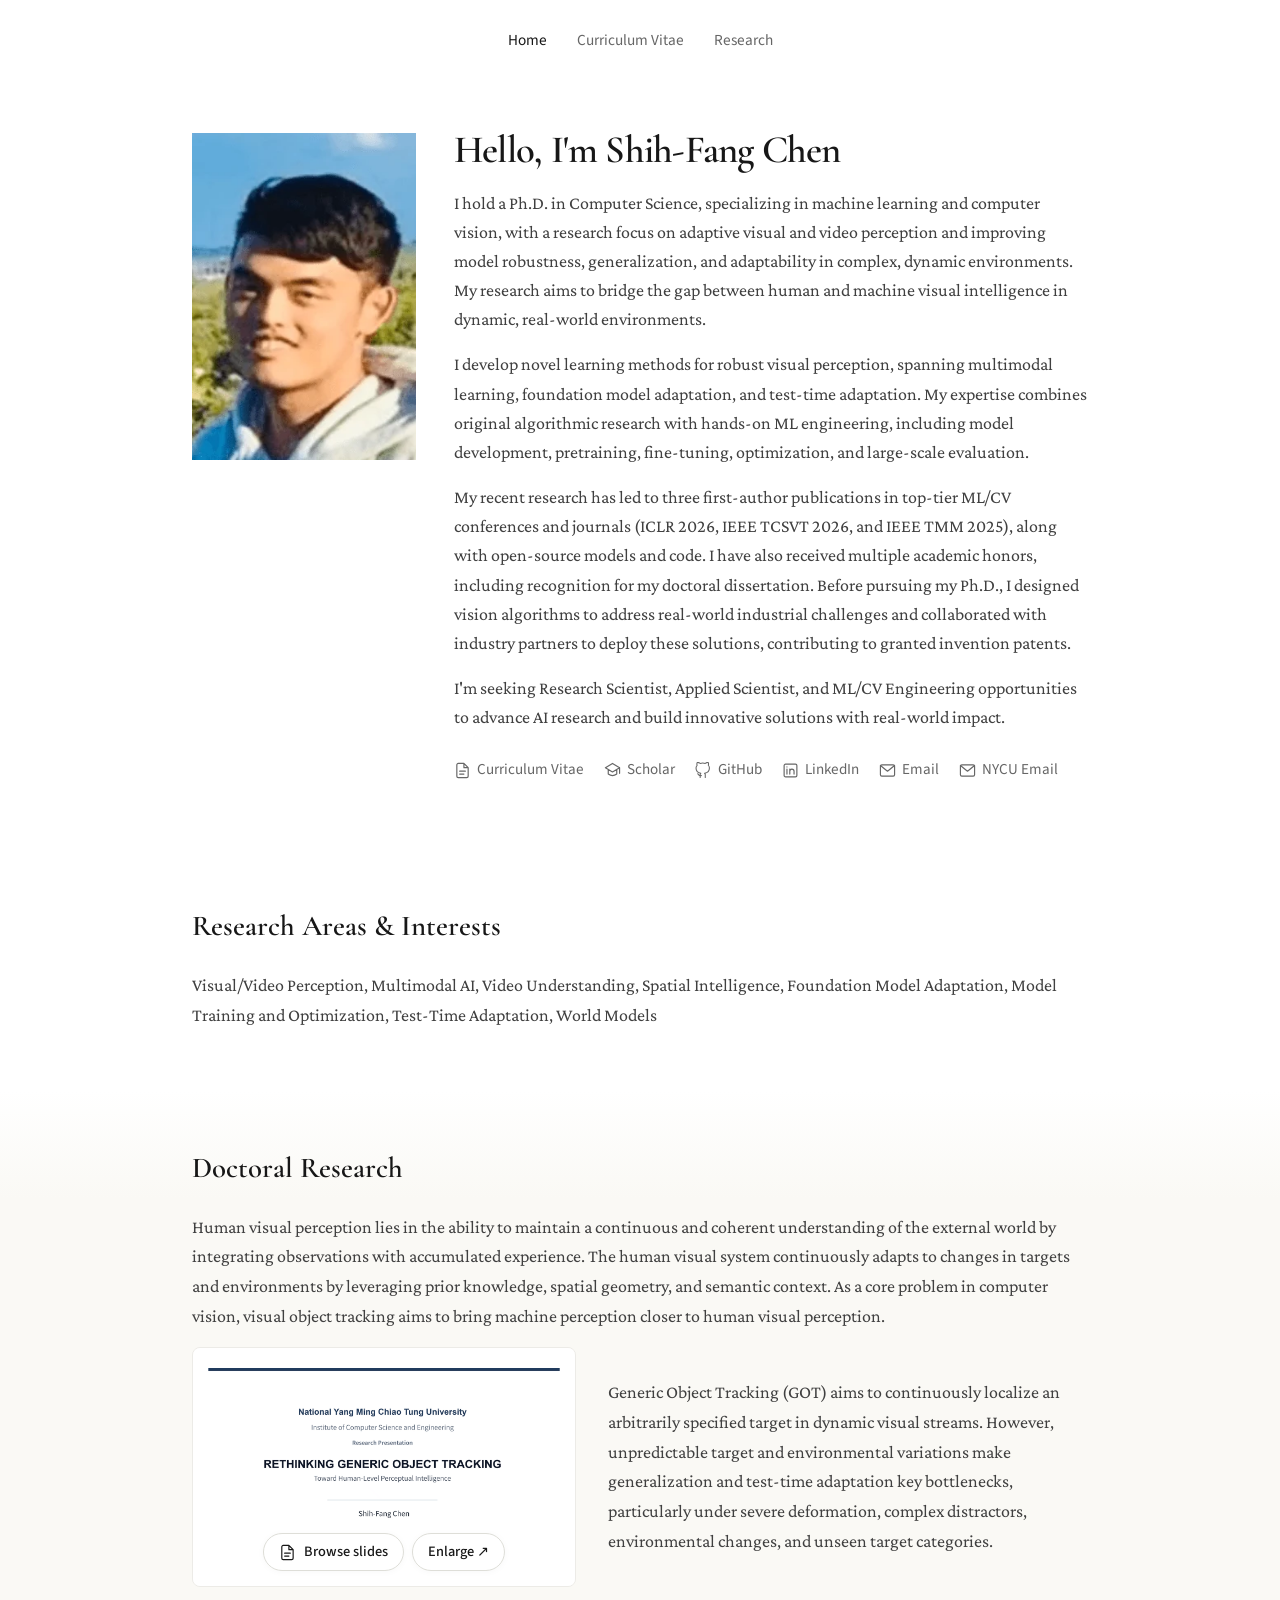
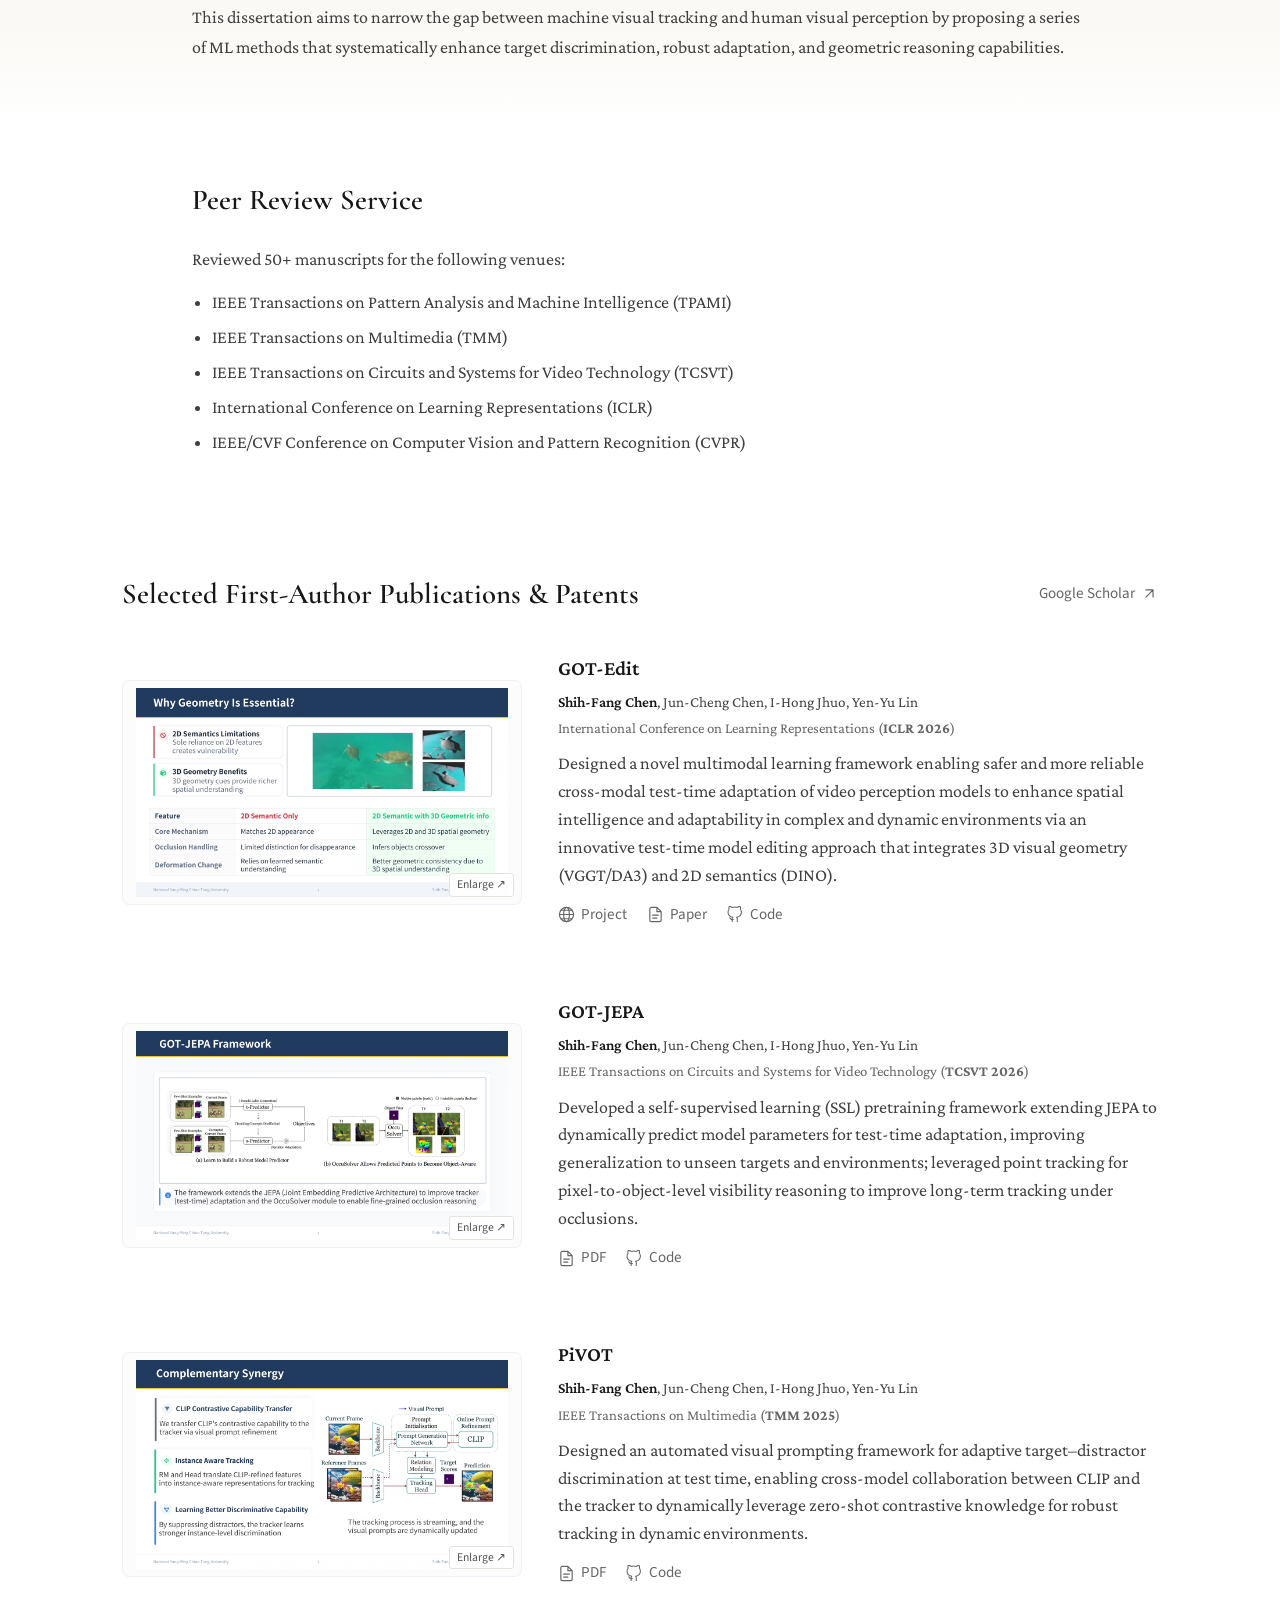
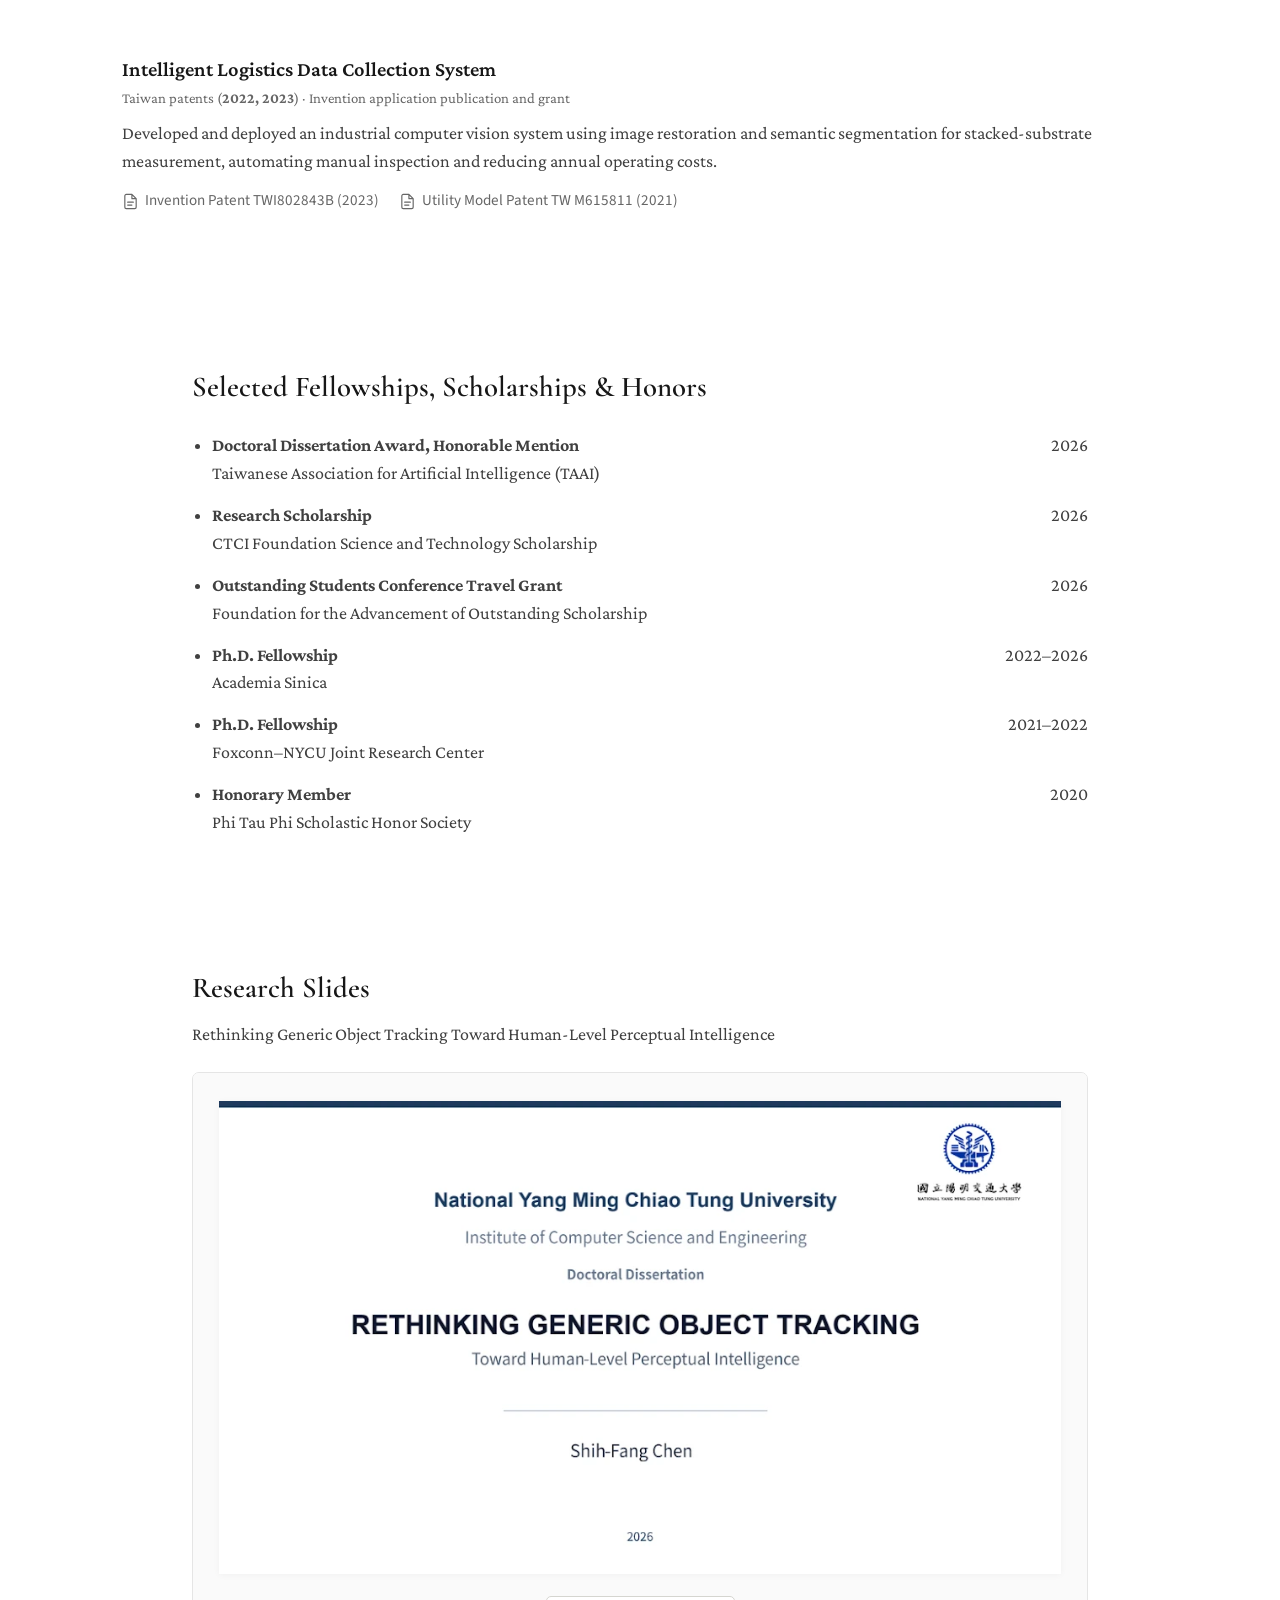
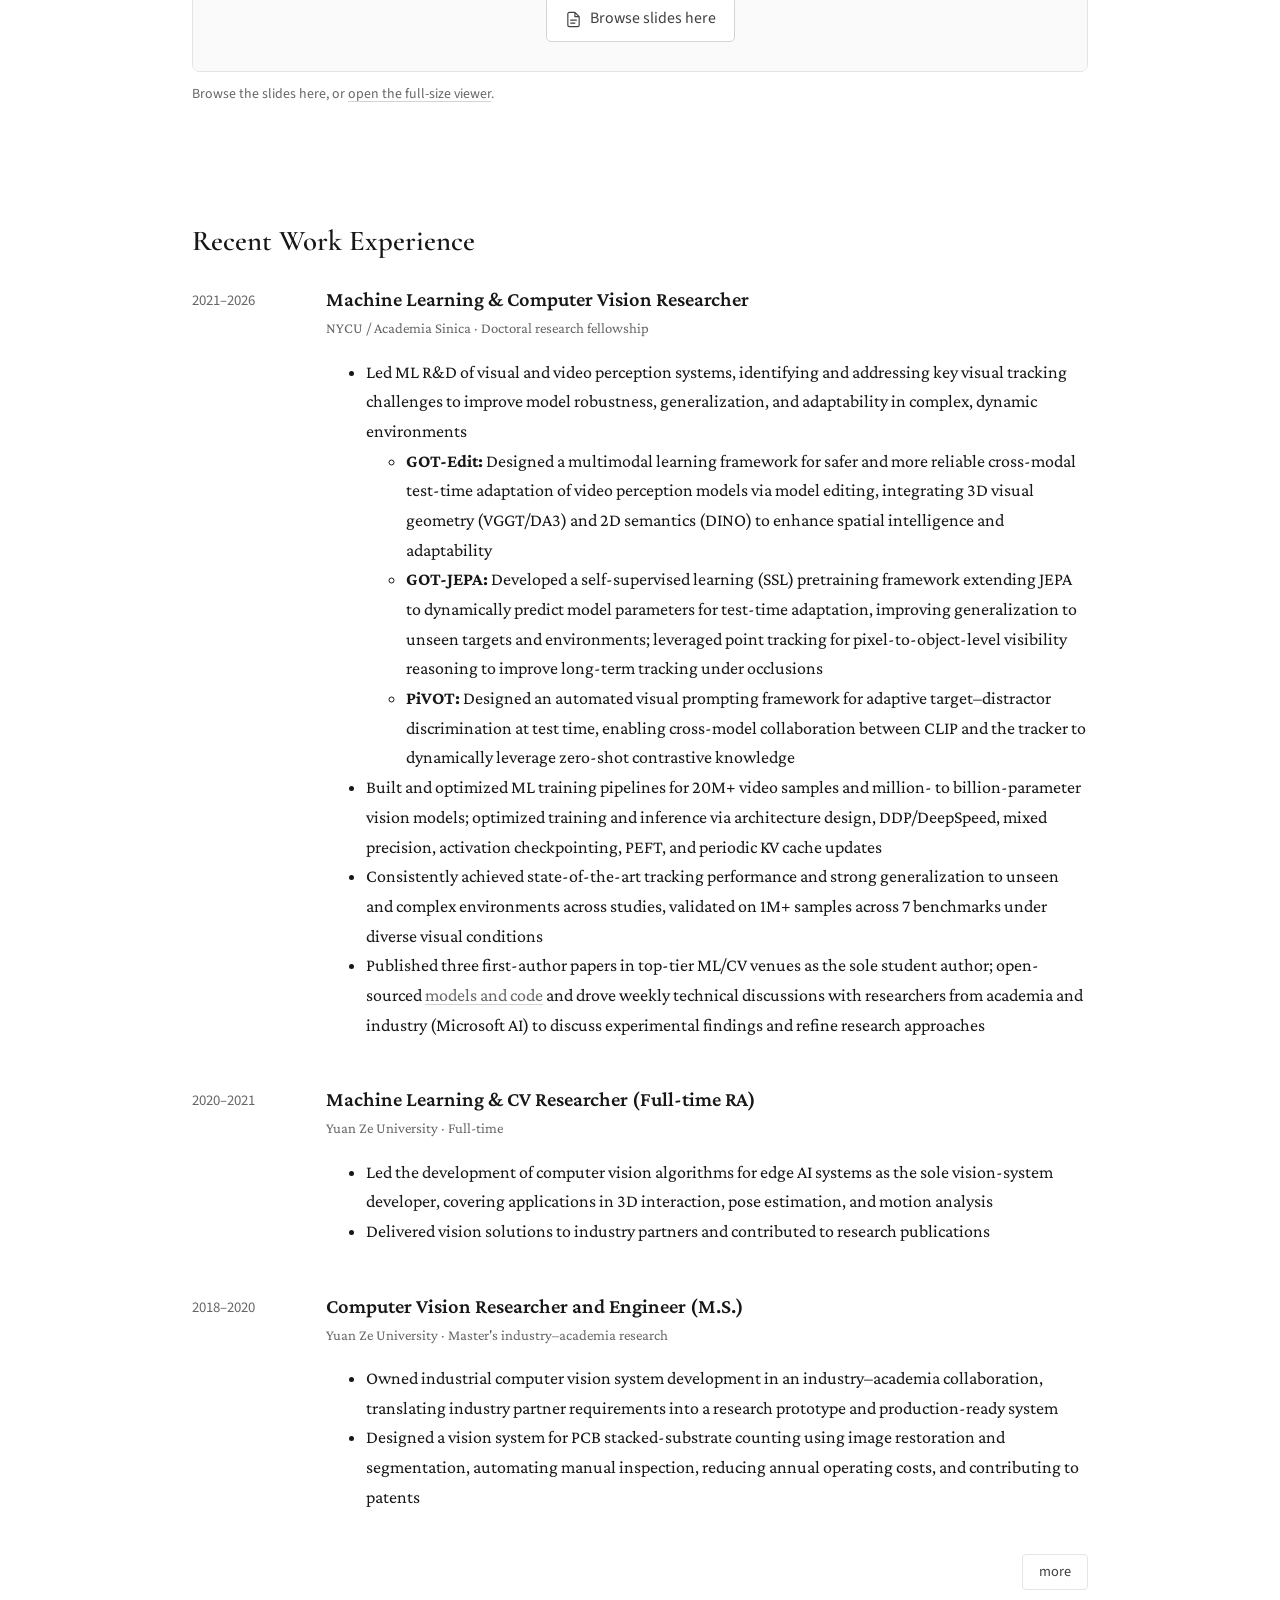
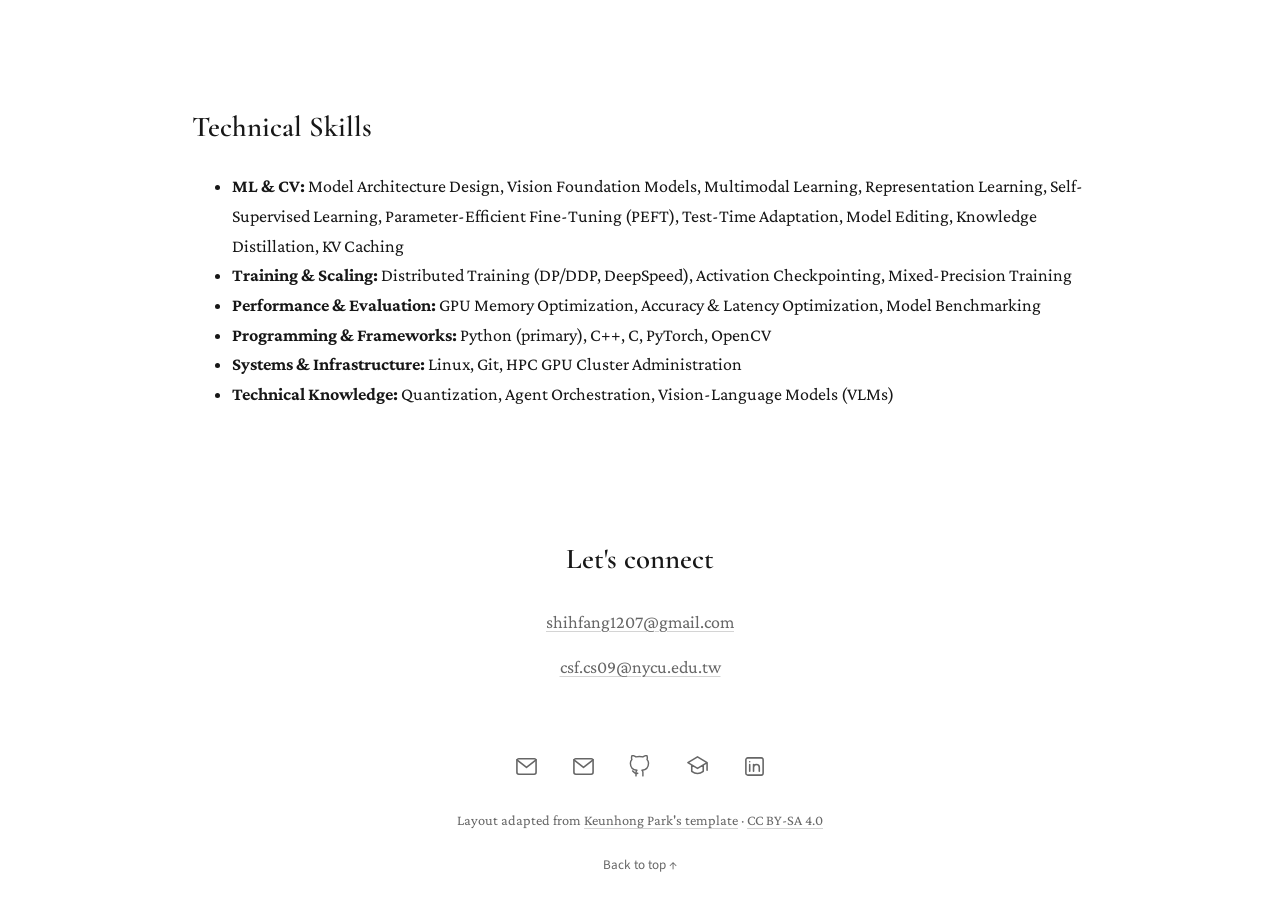
<file: index.html>
<!doctype html>
<html lang="en">
<head>
  <meta charset="utf-8">
  <meta name="viewport" content="width=device-width, initial-scale=1">
  <meta name="theme-color" content="#ffffff">
  <link rel="icon" href="assets/favicon.svg" type="image/svg+xml">
  <link rel="stylesheet" href="assets/fonts.css">
  <link rel="stylesheet" href="styles.css?v=recent-experience-1">
  <script src="site.js?v=video-updates-2" defer></script>
  <!-- BEGIN SEARCH METADATA -->
  <title>Shih-Fang Chen | Computer Vision &amp; Machine Learning Researcher</title>
  <meta name="description" content="Shih-Fang Chen, Ph.D. Computer vision and machine learning research in multimodal learning, spatial intelligence, object tracking, visual perception and test-time adaptation. GOT-Edit, GOT-JEPA, and PiVOT. ICLR.">
  <meta name="robots" content="index, follow, max-image-preview:large">
  <link rel="canonical" href="https://chenshihfang.github.io/">
  <meta property="og:title" content="Shih-Fang Chen | Computer Vision &amp; Machine Learning Researcher">
  <meta property="og:description" content="Shih-Fang Chen, Ph.D. Computer vision and machine learning research in multimodal learning, spatial intelligence, object tracking, visual perception and test-time adaptation. GOT-Edit, GOT-JEPA, and PiVOT. ICLR.">
  <meta property="og:type" content="profile">
  <meta property="og:site_name" content="Shih-Fang Chen">
  <meta property="og:url" content="https://chenshihfang.github.io/">
  <meta property="og:image" content="https://chenshihfang.github.io/assets/portrait.webp">
  <meta property="og:image:alt" content="Shih-Fang Chen">
  <meta name="twitter:card" content="summary">
  <meta name="twitter:title" content="Shih-Fang Chen | Computer Vision &amp; Machine Learning Researcher">
  <meta name="twitter:description" content="Shih-Fang Chen, Ph.D. Computer vision and machine learning research in multimodal learning, spatial intelligence, object tracking, visual perception and test-time adaptation. GOT-Edit, GOT-JEPA, and PiVOT. ICLR.">
  <meta name="twitter:image" content="https://chenshihfang.github.io/assets/portrait.webp">
  <script type="application/ld+json">{
  "@context": "https://schema.org",
  "@type": "ProfilePage",
  "url": "https://chenshihfang.github.io/",
  "name": "Shih-Fang Chen | Computer Vision & Machine Learning Researcher",
  "description": "Shih-Fang Chen, Ph.D. Computer vision and machine learning research in multimodal learning, spatial intelligence, object tracking, visual perception and test-time adaptation. GOT-Edit, GOT-JEPA, and PiVOT. ICLR.",
  "mainEntity": {
    "@type": "Person",
    "@id": "https://chenshihfang.github.io/#person",
    "name": "Shih-Fang Chen",
    "alternateName": [
      "Shih Fang Chen",
      "chenshihfang"
    ],
    "url": "https://chenshihfang.github.io/",
    "image": "https://chenshihfang.github.io/assets/portrait.webp",
    "jobTitle": "Machine Learning and Computer Vision Researcher and Engineer",
    "description": "Ph.D. in Computer Science, researching robust and adaptive visual perception, multimodal learning, spatial intelligence, and vision foundation models.",
    "alumniOf": [
      {
        "@type": "CollegeOrUniversity",
        "name": "National Yang Ming Chiao Tung University"
      },
      {
        "@type": "CollegeOrUniversity",
        "name": "Yuan Ze University"
      },
      {
        "@type": "CollegeOrUniversity",
        "name": "Chaoyang University of Technology"
      }
    ],
    "knowsAbout": [
      "Computer Vision",
      "Machine Learning",
      "Visual & Video Perception",
      "Multimodal Learning",
      "Representation Learning",
      "Self-Supervised Learning",
      "Parameter-Efficient Fine-Tuning (PEFT)",
      "Foundation Models",
      "Foundation Model Post-Training",
      "Test-Time Adaptation",
      "Visual Tracking",
      "Spatial Intelligence",
      "Agentic AI",
      "Model Architecture Design",
      "Vision Foundation Models",
      "Model Editing",
      "Knowledge Distillation",
      "KV Caching",
      "Distributed Training",
      "DP/DDP",
      "DeepSpeed",
      "Activation Checkpointing",
      "Mixed-Precision Training",
      "GPU Memory Optimization",
      "Accuracy & Latency Optimization",
      "Model Benchmarking",
      "PyTorch",
      "NumPy",
      "OpenCV",
      "Python",
      "C++",
      "C",
      "Bash",
      "Linux",
      "Git",
      "GPU Cluster Administration"
    ],
    "sameAs": [
      "https://www.linkedin.com/in/shihfangchen/",
      "https://github.com/chenshihfang",
      "https://scholar.google.com/citations?user=X8uMo8EAAAAJ",
      "https://orcid.org/0000-0002-8438-400X",
      "https://www.cake.me/resumes/shih-fang-chen"
    ]
  }
}</script>
  <script type="application/ld+json">{
  "@context": "https://schema.org",
  "@type": "WebSite",
  "@id": "https://chenshihfang.github.io/#website",
  "name": "Shih-Fang Chen",
  "alternateName": [
    "Shih Fang Chen",
    "chenshihfang"
  ],
  "url": "https://chenshihfang.github.io/"
}</script>
  <!-- END SEARCH METADATA -->
</head>
<body>
  <svg class="icon-definitions" xmlns="http://www.w3.org/2000/svg" aria-hidden="true">
    <symbol id="icon-file" viewBox="0 0 24 24"><path d="M14 2H6a2 2 0 0 0-2 2v16a2 2 0 0 0 2 2h12a2 2 0 0 0 2-2V8zM14 2v6h6M8 13h8M8 17h6"/></symbol>
    <symbol id="icon-mail" viewBox="0 0 24 24"><rect x="2" y="4" width="20" height="16" rx="2"/><path d="m2 5 10 8L22 5"/></symbol>
    <symbol id="icon-github" viewBox="0 0 24 24"><path d="M9 19c-4.3 1.3-4.3-2.2-6-2.7M15 22v-3.9c.1-1.1-.4-2.1-1.1-2.7 3.7-.4 7.6-1.8 7.6-8.1a6.3 6.3 0 0 0-1.7-4.4 5.8 5.8 0 0 0-.2-4.4S18.2-2 15 0a15.4 15.4 0 0 0-8 0C3.8-2 2.4-1.5 2.4-1.5A5.8 5.8 0 0 0 2.2 3 6.3 6.3 0 0 0 .5 7.3c0 6.3 3.9 7.7 7.6 8.1A3.9 3.9 0 0 0 7 18.1V22" transform="translate(1 2) scale(.9)"/></symbol>
    <symbol id="icon-scholar" viewBox="0 0 24 24"><path d="m2 8 10-6 10 6-10 6zM6 11v6c4 3 8 3 12 0v-6M22 8v8"/></symbol>
    <symbol id="icon-linkedin" viewBox="0 0 24 24"><rect x="3" y="3" width="18" height="18" rx="2"/><path d="M7 10v7M7 7v.1M11 17v-7M11 13a3 3 0 0 1 6 0v4"/></symbol>
    <symbol id="icon-globe" viewBox="0 0 24 24"><circle cx="12" cy="12" r="10"/><ellipse cx="12" cy="12" rx="4" ry="10"/><path d="M2 12h20M4 6h16M4 18h16"/></symbol>
    <symbol id="icon-arrow" viewBox="0 0 24 24"><path d="M7 17 17 7M7 7h10v10"/></symbol>
  </svg>

  <a class="skip-link" href="#main">Skip to content</a>
  <header class="site-header">
    <nav aria-label="Main navigation">
      <a href="#home" aria-current="page">Home</a>
      <a href="cv/">Curriculum Vitae</a>
      <a href="#publications">Research</a>
    </nav>
  </header>

  <main id="main">
    <section id="home" class="hero container" aria-labelledby="intro-title">
      <img class="portrait" src="assets/portrait.webp" alt="Shih-Fang Chen" width="274" height="400" fetchpriority="high">
      <div class="bio">
        <h1 id="intro-title">Hello, I'm Shih-Fang Chen</h1>
        <p>I hold a Ph.D. in Computer Science, specializing in machine learning and computer vision, with a research focus on adaptive visual and video perception and improving model robustness, generalization, and adaptability in complex, dynamic environments. My research aims to bridge the gap between human and machine visual intelligence in dynamic, real-world environments.</p>
        <p>I develop novel learning methods for robust visual perception, spanning multimodal learning, foundation model adaptation, and test-time adaptation. My expertise combines original algorithmic research with hands-on ML engineering, including model development, pretraining, fine-tuning, optimization, and large-scale evaluation.</p>
        <p>My recent research has led to three first-author publications in top-tier ML/CV conferences and journals (ICLR 2026, IEEE TCSVT 2026, and IEEE TMM 2025), along with open-source models and code. I have also received multiple academic honors, including recognition for my doctoral dissertation. Before pursuing my Ph.D., I designed vision algorithms to address real-world industrial challenges and collaborated with industry partners to deploy these solutions, contributing to granted invention patents.</p>
        <p>I'm seeking Research Scientist, Applied Scientist, and ML/CV Engineering opportunities to advance AI research and build innovative solutions with real-world impact.</p>
        <div class="profile-links" aria-label="Profile links">
          <a href="cv/"><svg class="icon"><use href="#icon-file"/></svg>Curriculum Vitae</a>
          <a href="https://scholar.google.com/citations?user=X8uMo8EAAAAJ" target="_blank" rel="noopener"><svg class="icon"><use href="#icon-scholar"/></svg>Scholar</a>
          <a href="https://github.com/chenshihfang" target="_blank" rel="noopener"><svg class="icon"><use href="#icon-github"/></svg>GitHub</a>
          <a href="https://www.linkedin.com/in/shihfangchen/" target="_blank" rel="noopener"><svg class="icon"><use href="#icon-linkedin"/></svg>LinkedIn</a>
          <a href="mailto:shihfang1207@gmail.com"><svg class="icon"><use href="#icon-mail"/></svg>Email</a>
          <a href="mailto:csf.cs09@nycu.edu.tw"><svg class="icon"><use href="#icon-mail"/></svg>NYCU Email</a>
        </div>
      </div>
    </section>

    <section id="research-areas" class="container section" aria-labelledby="research-areas-title">
      <h2 id="research-areas-title">Research Areas &amp; Interests</h2>
      <p>Visual/Video Perception, Multimodal AI, Video Understanding, Spatial Intelligence, Foundation Model Adaptation, Model Training and Optimization, Test-Time Adaptation, World Models</p>
    </section>

    <section id="highlights" class="highlights section" aria-labelledby="highlights-title">
      <div class="container">
        <h2 id="highlights-title">Doctoral Research</h2>
        <p>Human visual perception lies in the ability to maintain a continuous and coherent understanding of the external world by integrating observations with accumulated experience. The human visual system continuously adapts to changes in targets and environments by leveraging prior knowledge, spatial geometry, and semantic context. As a core problem in computer vision, visual object tracking aims to bring machine perception closer to human visual perception.</p>
        <div class="doctoral-research">
          <div class="slides-cover research-teaser">
            <video id="doctoral-research-video" data-video-version="311631ba9823" data-preview-base="assets/doctoral-research-teaser" autoplay muted loop playsinline preload="auto" poster="assets/doctoral-research-teaser-poster.webp?v=311631ba9823" aria-label="Doctoral research demo teaser">
              <source src="assets/doctoral-research-teaser-preview-480.mp4?v=311631ba9823" type="video/mp4">
              <img src="assets/doctoral-research-teaser-poster.webp?v=311631ba9823" alt="Doctoral dissertation: Rethinking Generic Object Tracking Toward Human-Level Perceptual Intelligence" width="1280" height="720" loading="lazy">
            </video>
            <div class="research-cover-actions">
              <a class="cover-action" href="#research-talk" aria-label="Browse my research slides on this page"><svg class="icon"><use href="#icon-file"/></svg>Browse slides</a>
              <button class="cover-action" type="button" data-full-video="assets/doctoral-research-teaser.mp4?v=311631ba9823" data-video-title="Doctoral Research" data-preview-selector="#doctoral-research-video" aria-label="Enlarge doctoral research video" aria-haspopup="dialog">Enlarge &#8599;</button>
            </div>
          </div>
          <p>Generic Object Tracking (GOT) aims to continuously localize an arbitrarily specified target in dynamic visual streams. However, unpredictable target and environmental variations make generalization and test-time adaptation key bottlenecks, particularly under severe deformation, complex distractors, environmental changes, and unseen target categories.</p>
        </div>
        <p class="doctoral-research-conclusion">This dissertation aims to narrow the gap between machine visual tracking and human visual perception by proposing a series of ML methods that systematically enhance target discrimination, robust adaptation, and geometric reasoning capabilities.</p>
      </div>
    </section>

    <section class="container section service" aria-labelledby="service-title">
      <h2 id="service-title">Peer Review Service</h2>
      <p>Reviewed 50+ manuscripts for the following venues:</p><ul class="review-venues"><li>IEEE Transactions on Pattern Analysis and Machine Intelligence (TPAMI)</li><li>IEEE Transactions on Multimedia (TMM)</li><li>IEEE Transactions on Circuits and Systems for Video Technology (TCSVT)</li><li>International Conference on Learning Representations (ICLR)</li><li>IEEE/CVF Conference on Computer Vision and Pattern Recognition (CVPR)</li></ul>
    </section>

    <section id="publications" class="container section" aria-labelledby="publications-title">
      <div class="section-heading">
        <h2 id="publications-title">Selected First-Author Publications &amp; Patents</h2>
        <a class="text-action" href="https://scholar.google.com/citations?user=X8uMo8EAAAAJ" target="_blank" rel="noopener">Google Scholar <svg class="icon"><use href="#icon-arrow"/></svg></a>
      </div>

      <article class="publication">
        <button class="publication-image" type="button" data-full-video="assets/got-edit-method.mp4?v=742c02502331" data-video-title="GOT-Edit" aria-label="Enlarge GOT-Edit video" aria-haspopup="dialog">
          <video data-video-version="742c02502331" data-preview-base="assets/got-edit-method" autoplay muted loop playsinline preload="auto" poster="assets/got-edit-method-poster.webp?v=742c02502331" aria-label="GOT-Edit method animation">
            <source src="assets/got-edit-method-preview-480.mp4?v=742c02502331" type="video/mp4">
            <img src="assets/got-edit-method-poster.webp?v=742c02502331" alt="GOT-Edit geometry and semantics framework" width="1280" height="720">
          </video>
          <span class="image-hint">Enlarge ↗</span>
        </button>
        <div>
          <h3><a href="https://chenshihfang.github.io/GOT-EDIT/" target="_blank" rel="noopener">GOT-Edit</a></h3>
          <p class="authors"><strong>Shih-Fang Chen</strong>, Jun-Cheng Chen, I-Hong Jhuo, Yen-Yu Lin</p>
          <p class="venue">International Conference on Learning Representations (<strong>ICLR 2026</strong>)</p>
          <p class="paper-description">
            Designed a novel multimodal learning framework enabling
            safer and more reliable cross-modal test-time adaptation of
            video perception models to enhance spatial intelligence and adaptability
            in complex and dynamic environments via an innovative
            test-time model editing approach that integrates
            3D visual geometry (VGGT/DA3) and 2D semantics (DINO).
          </p>
          <div class="paper-links">
            <a href="https://chenshihfang.github.io/GOT-EDIT/" target="_blank" rel="noopener"><svg class="icon"><use href="#icon-globe"/></svg>Project</a>
            <a href="https://openreview.net/forum?id=aVa7etWnwF" target="_blank" rel="noopener"><svg class="icon"><use href="#icon-file"/></svg>Paper</a>
            <a href="https://github.com/chenshihfang/GOT" target="_blank" rel="noopener"><svg class="icon"><use href="#icon-github"/></svg>Code</a>
          </div>
        </div>
      </article>

      <article class="publication">
        <button class="publication-image" type="button" data-full-video="assets/got-jepa-method.mp4?v=1dab93d1f080" data-video-title="GOT-JEPA" aria-label="Enlarge GOT-JEPA video" aria-haspopup="dialog">
          <video data-video-version="1dab93d1f080" data-preview-base="assets/got-jepa-method" autoplay muted loop playsinline preload="auto" poster="assets/got-jepa-method-poster.webp?v=1dab93d1f080" aria-label="GOT-JEPA method animation">
            <source src="assets/got-jepa-method-preview-480.mp4?v=1dab93d1f080" type="video/mp4">
            <img src="assets/got-jepa-method-poster.webp?v=1dab93d1f080" alt="GOT-JEPA model-predictive learning and OccuSolver point visibility reasoning" width="1280" height="720">
          </video>
          <span class="image-hint">Enlarge ↗</span>
        </button>
        <div>
          <h3><a href="https://arxiv.org/abs/2602.14771" target="_blank" rel="noopener">GOT-JEPA</a></h3>
          <p class="authors"><strong>Shih-Fang Chen</strong>, Jun-Cheng Chen, I-Hong Jhuo, Yen-Yu Lin</p>
          <p class="venue">IEEE Transactions on Circuits and Systems for Video Technology (<strong>TCSVT 2026</strong>)</p>
          <p class="paper-description">
            Developed a self-supervised learning (SSL) pretraining framework
            extending JEPA to dynamically predict model parameters for
            test-time adaptation, improving generalization to unseen targets
            and environments; leveraged point tracking for
            pixel-to-object-level visibility reasoning to improve
            long-term tracking under occlusions.
          </p>
          <div class="paper-links">
            <a href="https://arxiv.org/pdf/2602.14771" target="_blank" rel="noopener"><svg class="icon"><use href="#icon-file"/></svg>PDF</a>
            <a href="https://github.com/chenshihfang/GOT/tree/84e9324317e4afe62c06b2c51a97563f79730a2e" target="_blank" rel="noopener"><svg class="icon"><use href="#icon-github"/></svg>Code</a>
          </div>
        </div>
      </article>

      <article class="publication">
        <button class="publication-image" type="button" data-full-video="assets/pivot-method.mp4?v=2a0bd81d8e67" data-video-title="PiVOT" aria-label="Enlarge PiVOT video" aria-haspopup="dialog">
          <video data-video-version="2a0bd81d8e67" data-preview-base="assets/pivot-method" autoplay muted loop playsinline preload="auto" poster="assets/pivot-method-poster.webp?v=2a0bd81d8e67" aria-label="PiVOT method animation">
            <source src="assets/pivot-method-preview-480.mp4?v=2a0bd81d8e67" type="video/mp4">
            <img src="assets/pivot-method-poster.webp?v=2a0bd81d8e67" alt="PiVOT generates and refines visual prompts using CLIP to distinguish the target from distractors" width="1280" height="720">
          </video>
          <span class="image-hint">Enlarge ↗</span>
        </button>
        <div>
          <h3><a href="https://arxiv.org/abs/2409.18901" target="_blank" rel="noopener">PiVOT</a></h3>
          <p class="authors"><strong>Shih-Fang Chen</strong>, Jun-Cheng Chen, I-Hong Jhuo, Yen-Yu Lin</p>
          <p class="venue">IEEE Transactions on Multimedia (<strong>TMM 2025</strong>)</p>
          <p class="paper-description">
            Designed an automated visual prompting framework for adaptive
            target–distractor discrimination at test time, enabling
            cross-model collaboration between CLIP
            and the tracker to dynamically leverage zero-shot contrastive knowledge
            for robust tracking in dynamic environments.
          </p>
          <div class="paper-links">
            <a href="https://arxiv.org/pdf/2409.18901" target="_blank" rel="noopener"><svg class="icon"><use href="#icon-file"/></svg>PDF</a>
            <a href="https://github.com/chenshihfang/GOT/tree/c02e55fb2eeea087806e2f0b8dd75d67dfacd635" target="_blank" rel="noopener"><svg class="icon"><use href="#icon-github"/></svg>Code</a>
          </div>
        </div>
      </article>

      <article class="publication">
        <div style="grid-column: 1 / -1">
          <h3>Intelligent Logistics Data Collection System</h3>
          <p class="venue">Taiwan patents (<strong>2022, 2023</strong>) · Invention application publication and grant</p>
          <p class="paper-description">Developed and deployed an industrial computer vision system using image restoration and semantic segmentation for stacked-substrate measurement, automating manual inspection and reducing annual operating costs.</p>
          <div class="paper-links">
            <a href="https://patents.google.com/patent/TWI802843B/zh" target="_blank" rel="noopener"><svg class="icon"><use href="#icon-file"/></svg>Invention Patent TWI802843B (2023)</a>
            <a href="https://patents.google.com/patent/TWM615811U/zh" target="_blank" rel="noopener"><svg class="icon"><use href="#icon-file"/></svg>Utility Model Patent TW M615811 (2021)</a>
          </div>
        </div>
      </article>
    </section>

    <section id="recognition" class="container section service" aria-labelledby="recognition-title">
      <h2 id="recognition-title">Selected Fellowships, Scholarships &amp; Honors</h2>
      <ul class="recognition-list">
        <li style="margin: 14px 0"><div style="display: grid; grid-template-columns: minmax(0, 1fr) auto; column-gap: 18px; align-items: baseline"><span><strong>Doctoral Dissertation Award, Honorable Mention</strong><br>Taiwanese Association for Artificial Intelligence (TAAI)</span><span style="white-space: nowrap">2026</span></div></li>
        <li style="margin: 14px 0"><div style="display: grid; grid-template-columns: minmax(0, 1fr) auto; column-gap: 18px; align-items: baseline"><span><strong>Research Scholarship</strong><br>CTCI Foundation Science and Technology Scholarship</span><span style="white-space: nowrap">2026</span></div></li>
        <li style="margin: 14px 0"><div style="display: grid; grid-template-columns: minmax(0, 1fr) auto; column-gap: 18px; align-items: baseline"><span><strong>Outstanding Students Conference Travel Grant</strong><br>Foundation for the Advancement of Outstanding Scholarship</span><span style="white-space: nowrap">2026</span></div></li>
        <li style="margin: 14px 0"><div style="display: grid; grid-template-columns: minmax(0, 1fr) auto; column-gap: 18px; align-items: baseline"><span><strong>Ph.D. Fellowship</strong><br>Academia Sinica</span><span style="white-space: nowrap">2022–2026</span></div></li>

        <li style="margin: 14px 0"><div style="display: grid; grid-template-columns: minmax(0, 1fr) auto; column-gap: 18px; align-items: baseline"><span><strong>Ph.D. Fellowship</strong><br>Foxconn–NYCU Joint Research Center</span><span style="white-space: nowrap">2021–2022</span></div></li>
        <li style="margin: 14px 0"><div style="display: grid; grid-template-columns: minmax(0, 1fr) auto; column-gap: 18px; align-items: baseline"><span><strong>Honorary Member</strong><br>Phi Tau Phi Scholastic Honor Society</span><span style="white-space: nowrap">2020</span></div></li>
      </ul>
    </section>

    <section id="research-talk" class="container section" aria-labelledby="talk-title">
      <div class="section-heading"><h2 id="talk-title">Research Slides</h2></div>
      <p class="section-intro">Rethinking Generic Object Tracking Toward Human-Level Perceptual Intelligence</p>
      <div class="slides-viewer">
        <div class="slides-placeholder">
          <img src="assets/research-slides.webp" alt="Rethinking Generic Object Tracking — research slide cover" width="1000" height="562" loading="lazy">
          <button id="open-slides" class="inline-viewer-button" type="button"><svg class="icon"><use href="#icon-file"/></svg>Browse slides here</button>
        </div>
        <iframe data-src="https://drive.google.com/file/d/14PrQIm8yqiKJKbic4zgP1WUQ-DBN7HlA/preview" title="Shih-Fang Chen — Ph.D. research slides" allow="fullscreen" allowfullscreen hidden></iframe>
      </div>
      <p class="viewer-note">Browse the slides here, or <a href="https://drive.google.com/file/d/14PrQIm8yqiKJKbic4zgP1WUQ-DBN7HlA/view" target="_blank" rel="noopener">open the full-size viewer</a>.</p>
    </section>

    <section id="experience" class="container section" aria-labelledby="experience-title">
      <h2 id="experience-title">Recent Work Experience</h2>
      <div class="experience-row">
        <div class="experience-date">2021–2026</div>
        <div>
          <h3>Machine Learning &amp; Computer Vision Researcher</h3>
          <p class="venue">NYCU / Academia Sinica · Doctoral research fellowship</p>
          <ul>
            <li>Led ML R&amp;D of visual and video perception systems, identifying and addressing key visual tracking challenges to improve model robustness, generalization, and adaptability in complex, dynamic environments
              <ul>
                <li><strong>GOT-Edit:</strong> Designed a multimodal learning framework for safer and more reliable cross-modal test-time adaptation of video perception models via model editing, integrating 3D visual geometry (VGGT/DA3) and 2D semantics (DINO) to enhance spatial intelligence and adaptability</li>
                <li><strong>GOT-JEPA:</strong> Developed a self-supervised learning (SSL) pretraining framework extending JEPA to dynamically predict model parameters for test-time adaptation, improving generalization to unseen targets and environments; leveraged point tracking for pixel-to-object-level visibility reasoning to improve long-term tracking under occlusions</li>
                <li><strong>PiVOT:</strong> Designed an automated visual prompting framework for adaptive target–distractor discrimination at test time, enabling cross-model collaboration between CLIP and the tracker to dynamically leverage zero-shot contrastive knowledge</li>
              </ul>
            </li>
            <li>Built and optimized ML training pipelines for 20M+ video samples and million- to billion-parameter vision models; optimized training and inference via architecture design, DDP/DeepSpeed, mixed precision, activation checkpointing, PEFT, and periodic KV cache updates</li>
            <li>Consistently achieved state-of-the-art tracking performance and strong generalization to unseen and complex environments across studies, validated on 1M+ samples across 7 benchmarks under diverse visual conditions</li>
            <li>Published three first-author papers in top-tier ML/CV venues as the sole student author; open-sourced <a href="https://chenshihfang.github.io/GOT-EDIT/" target="_blank" rel="noopener">models and code</a> and drove weekly technical discussions with researchers from academia and industry (Microsoft AI) to discuss experimental findings and refine research approaches</li>
          </ul>
        </div>
      </div>
      <div class="experience-row">
        <div class="experience-date">2020–2021</div>
        <div><h3>Machine Learning &amp; CV Researcher (Full-time RA)</h3><p class="venue">Yuan Ze University · Full-time</p><ul><li>Led the development of computer vision algorithms for edge AI systems as the sole vision-system developer, covering applications in 3D interaction, pose estimation, and motion analysis</li><li>Delivered vision solutions to industry partners and contributed to research publications</li></ul></div>
      </div>
      <div class="experience-row">
        <div class="experience-date">2018–2020</div>
        <div><h3>Computer Vision Researcher and Engineer (M.S.)</h3><p class="venue">Yuan Ze University · Master's industry–academia research</p><ul><li>Owned industrial computer vision system development in an industry–academia collaboration, translating industry partner requirements into a research prototype and production-ready system</li><li>Designed a vision system for PCB stacked-substrate counting using image restoration and segmentation, automating manual inspection, reducing annual operating costs, and contributing to patents</li></ul></div>
      </div>
      <a class="experience-more" href="cv/#experience" aria-label="More work experience in the Curriculum Vitae">more</a>
    </section>

    <section id="technical-skills" class="container section" aria-labelledby="technical-skills-title">
      <h2 id="technical-skills-title">Technical Skills</h2>
      <ul>
        <li><strong>ML &amp; CV:</strong> Model Architecture Design, Vision Foundation Models, Multimodal Learning, Representation Learning, Self-Supervised Learning, Parameter-Efficient Fine-Tuning (PEFT), Test-Time Adaptation, Model Editing, Knowledge Distillation, KV Caching</li>
        <li><strong>Training &amp; Scaling:</strong> Distributed Training (DP/DDP, DeepSpeed), Activation Checkpointing, Mixed-Precision Training</li>
        <li><strong>Performance &amp; Evaluation:</strong> GPU Memory Optimization, Accuracy &amp; Latency Optimization, Model Benchmarking</li>
        <li><strong>Programming &amp; Frameworks:</strong> Python (primary), C++, C, PyTorch, OpenCV</li>
        <li><strong>Systems &amp; Infrastructure:</strong> Linux, Git, HPC GPU Cluster Administration</li>
        <li><strong>Technical Knowledge:</strong> Quantization, Agent Orchestration, Vision-Language Models (VLMs)</li>
      </ul>
    </section>

    <section id="contact" class="container contact" aria-labelledby="contact-title">
      <h2 id="contact-title">Let's connect</h2>
      <a class="email-link" href="mailto:shihfang1207@gmail.com">shihfang1207@gmail.com</a><br>
      <a class="email-link" href="mailto:csf.cs09@nycu.edu.tw">csf.cs09@nycu.edu.tw</a>
    </section>
  </main>

  <dialog id="video-lightbox" class="video-lightbox" aria-labelledby="lightbox-title">
    <div class="lightbox-toolbar">
      <h2 id="lightbox-title">Research video</h2>
      <div class="lightbox-actions"><button id="lightbox-close" type="button" aria-label="Close enlarged video">Close ×</button></div>
    </div>
    <div class="lightbox-viewport">
      <video id="lightbox-video" autoplay muted loop playsinline controls preload="metadata" aria-label="Enlarged research video"></video>
      <p id="lightbox-status" role="status"></p>
    </div>
  </dialog>

  <footer class="site-footer container">
    <div class="footer-links"><a href="mailto:shihfang1207@gmail.com" aria-label="Email"><svg class="icon"><use href="#icon-mail"/></svg></a><a href="mailto:csf.cs09@nycu.edu.tw" aria-label="NYCU Email" title="NYCU Email"><svg class="icon"><use href="#icon-mail"/></svg></a><a href="https://github.com/chenshihfang" target="_blank" rel="noopener" aria-label="GitHub"><svg class="icon"><use href="#icon-github"/></svg></a><a href="https://scholar.google.com/citations?user=X8uMo8EAAAAJ" target="_blank" rel="noopener" aria-label="Google Scholar"><svg class="icon"><use href="#icon-scholar"/></svg></a><a href="https://www.linkedin.com/in/shihfangchen/" target="_blank" rel="noopener" aria-label="LinkedIn"><svg class="icon"><use href="#icon-linkedin"/></svg></a></div>
    <p>Layout adapted from <a href="https://github.com/keunhong/keunhong.github.io" target="_blank" rel="noopener">Keunhong Park's template</a> · <a href="https://creativecommons.org/licenses/by-sa/4.0/" target="_blank" rel="noopener">CC BY-SA 4.0</a></p>
    <a class="back-top text-action" href="#home">Back to top ↑</a>
  </footer>
</body>
</html>
</file>
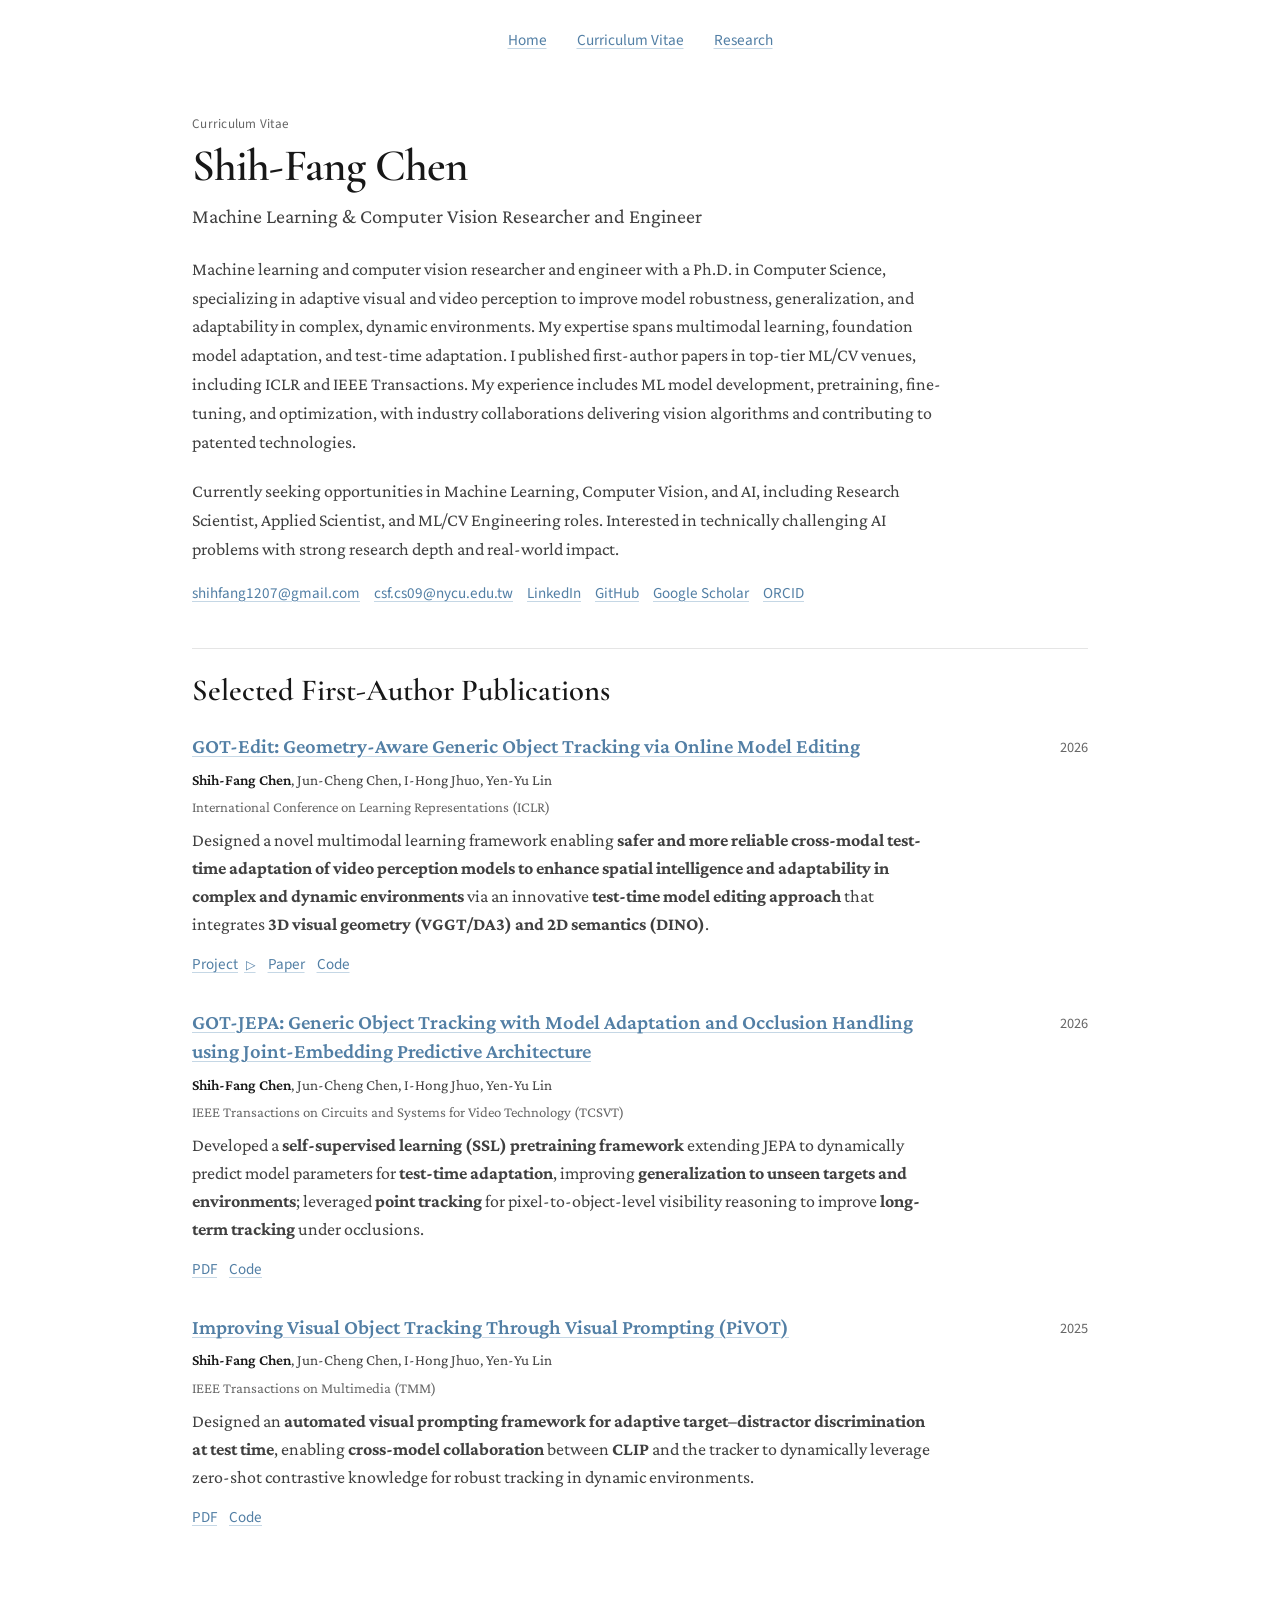
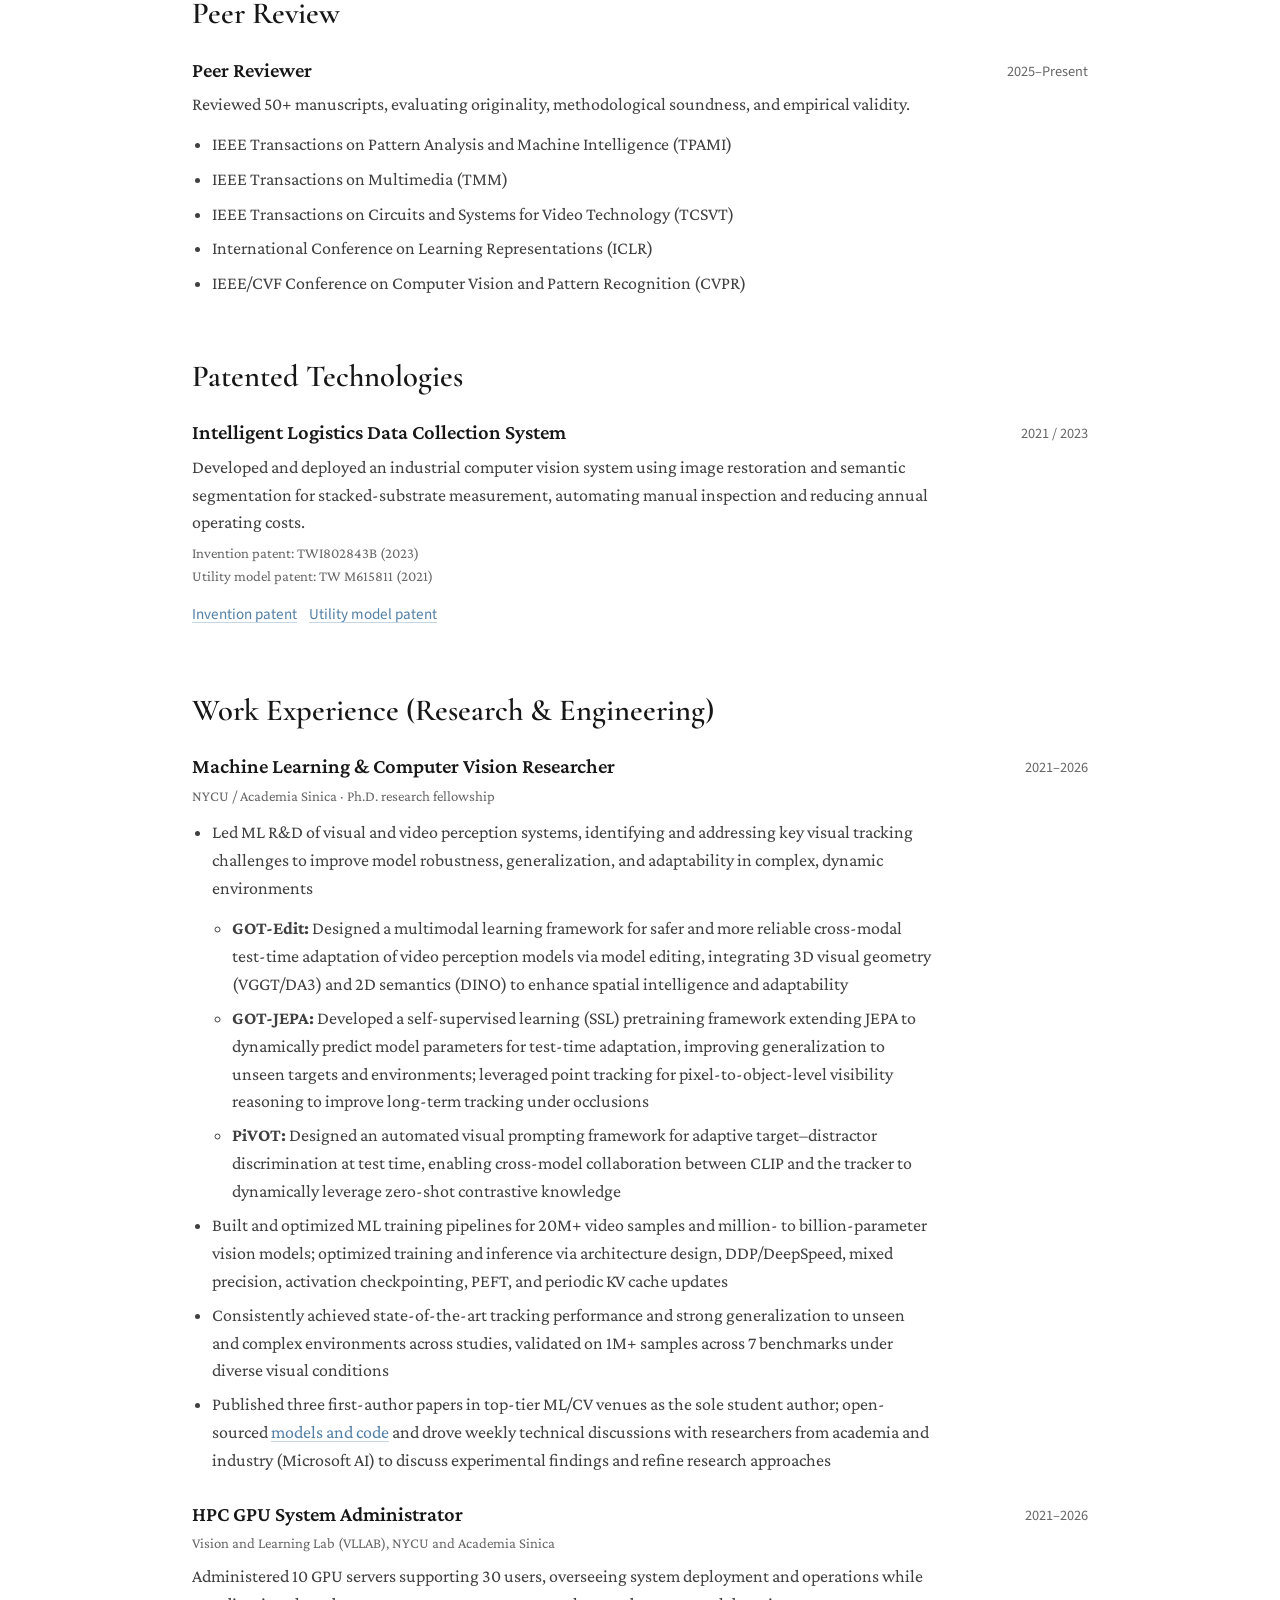
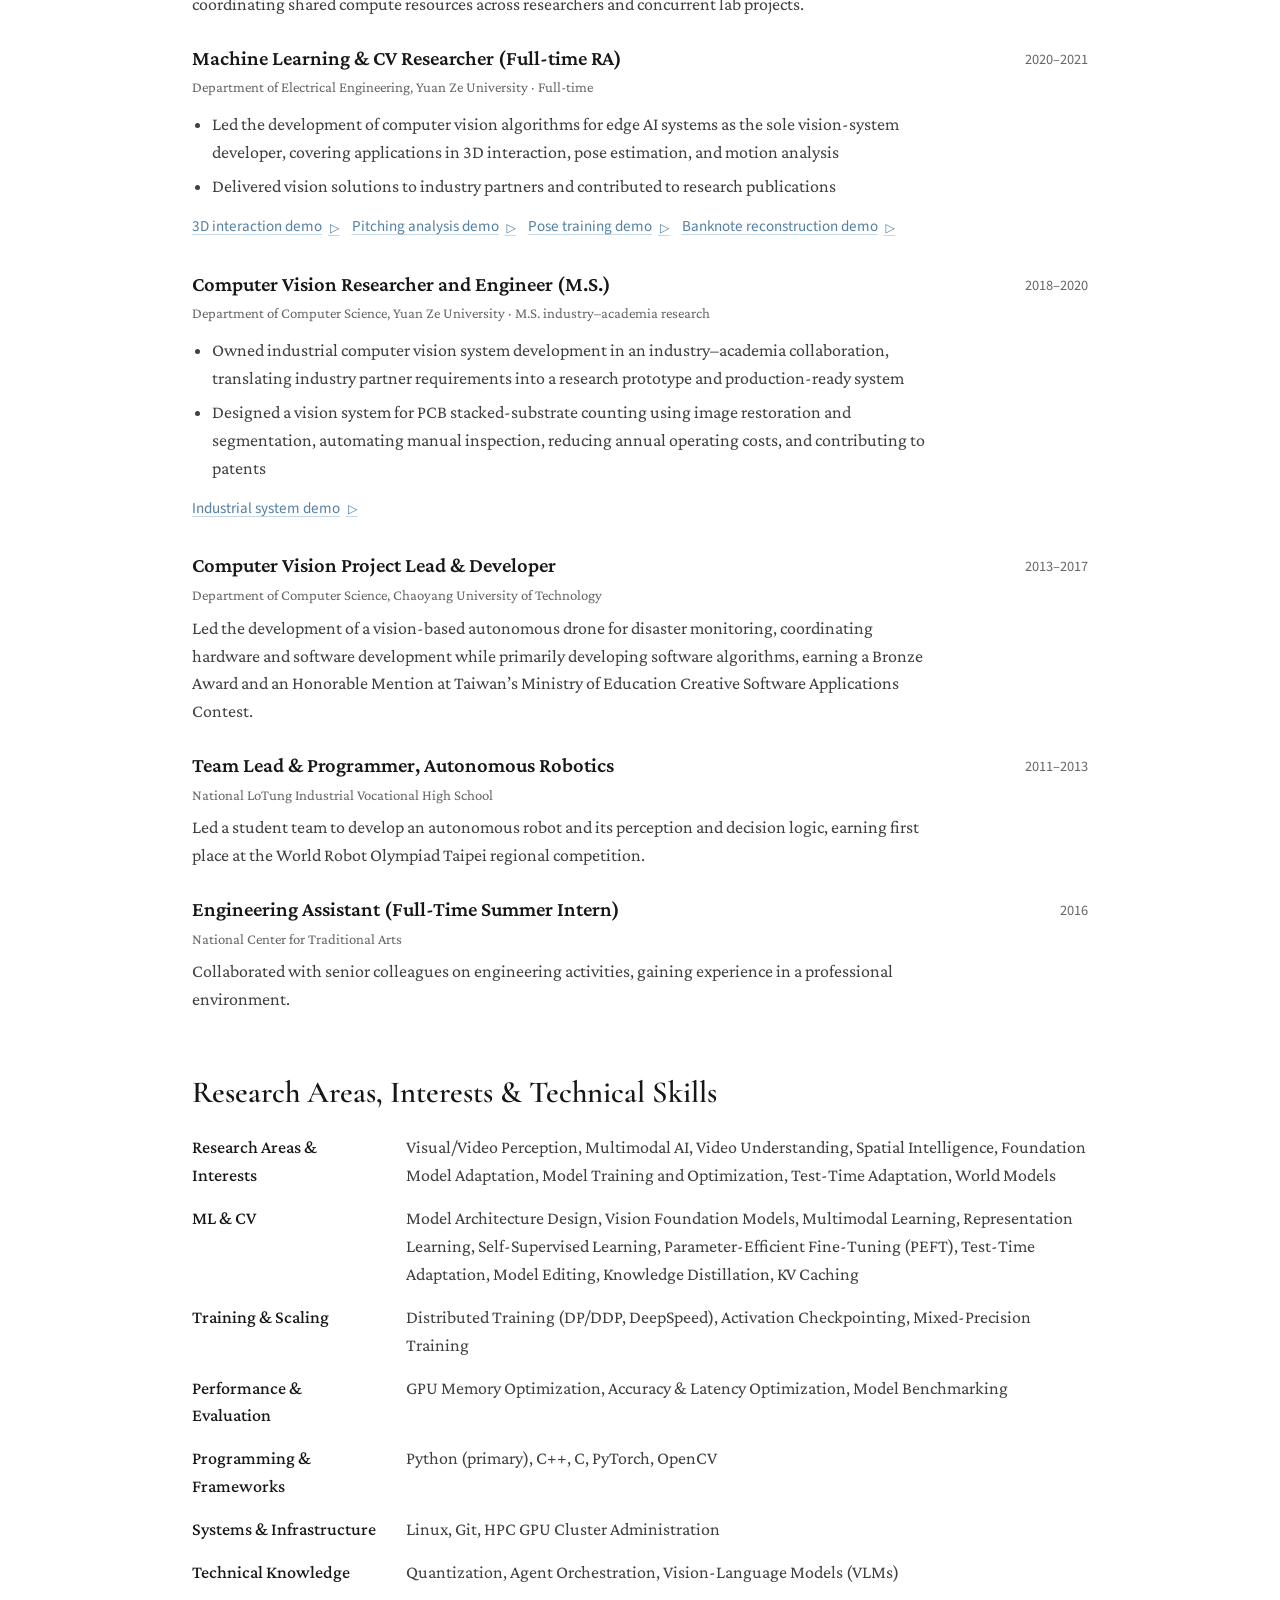
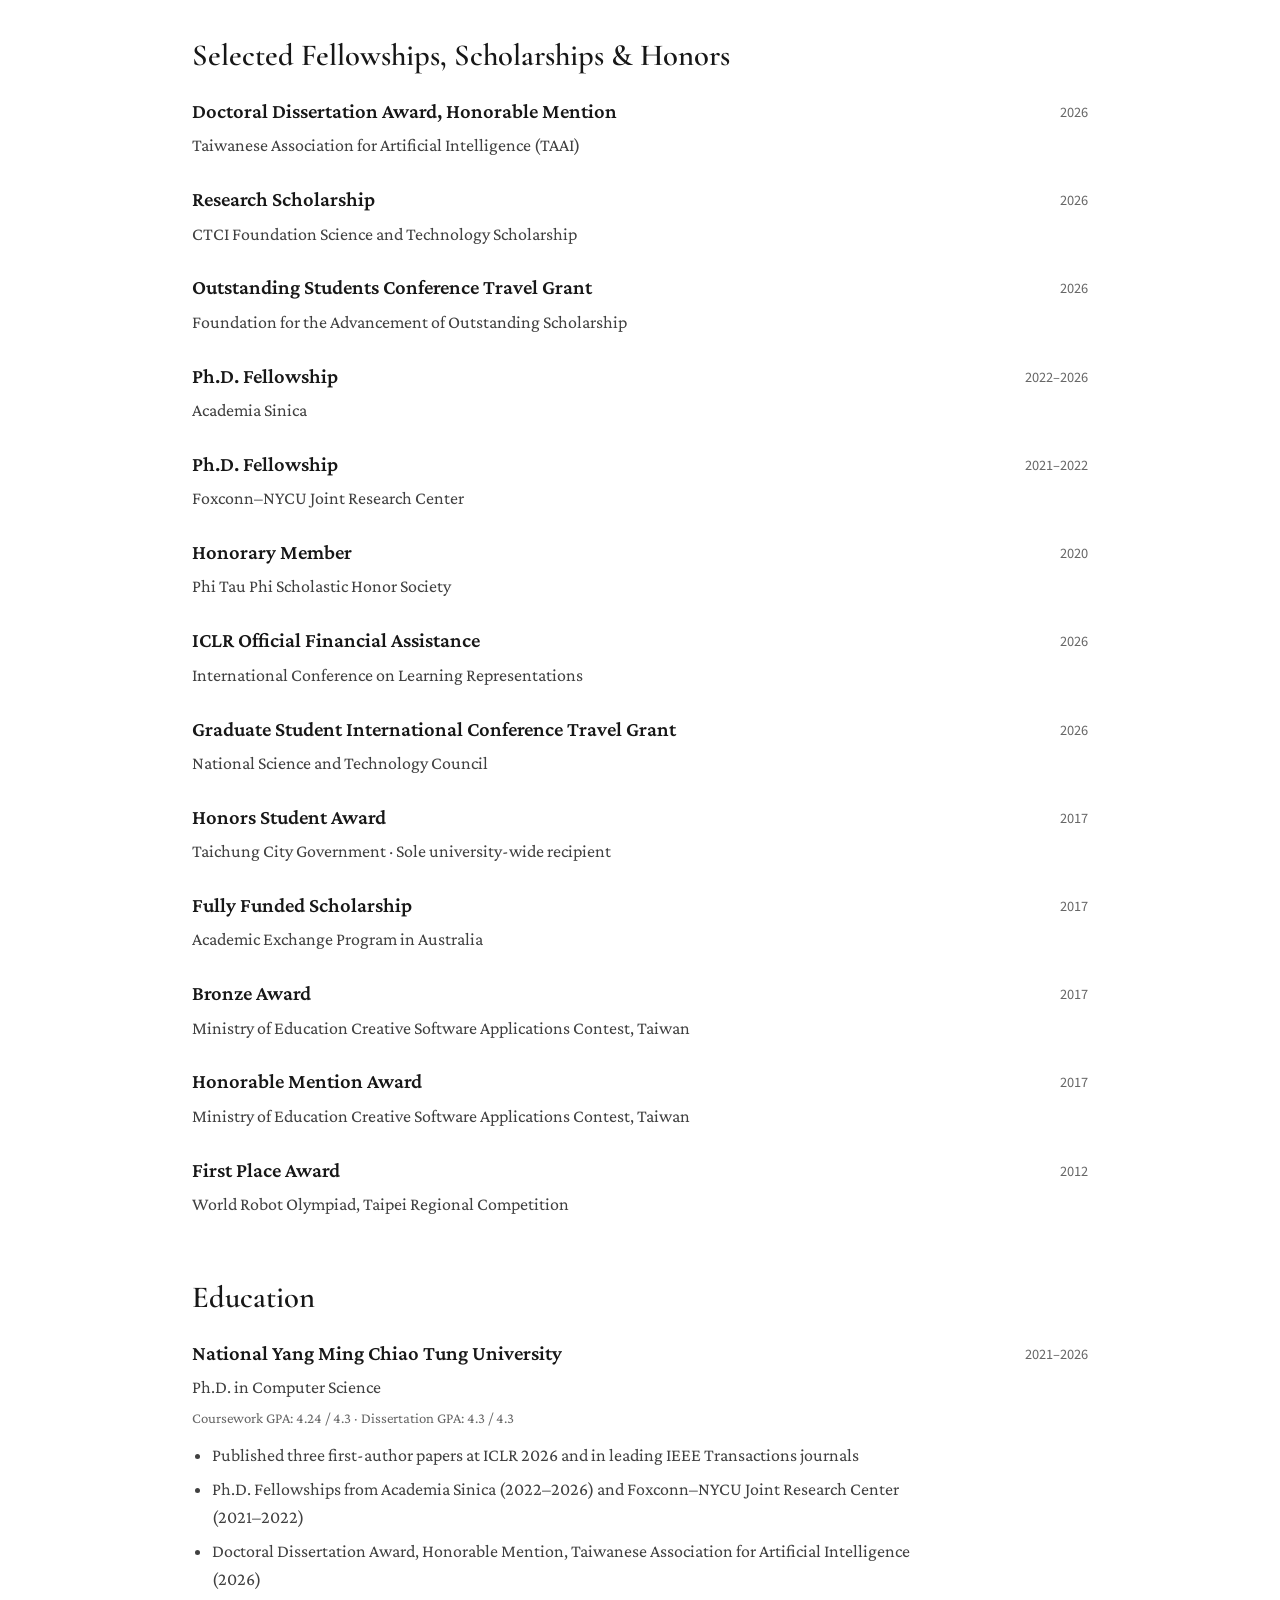
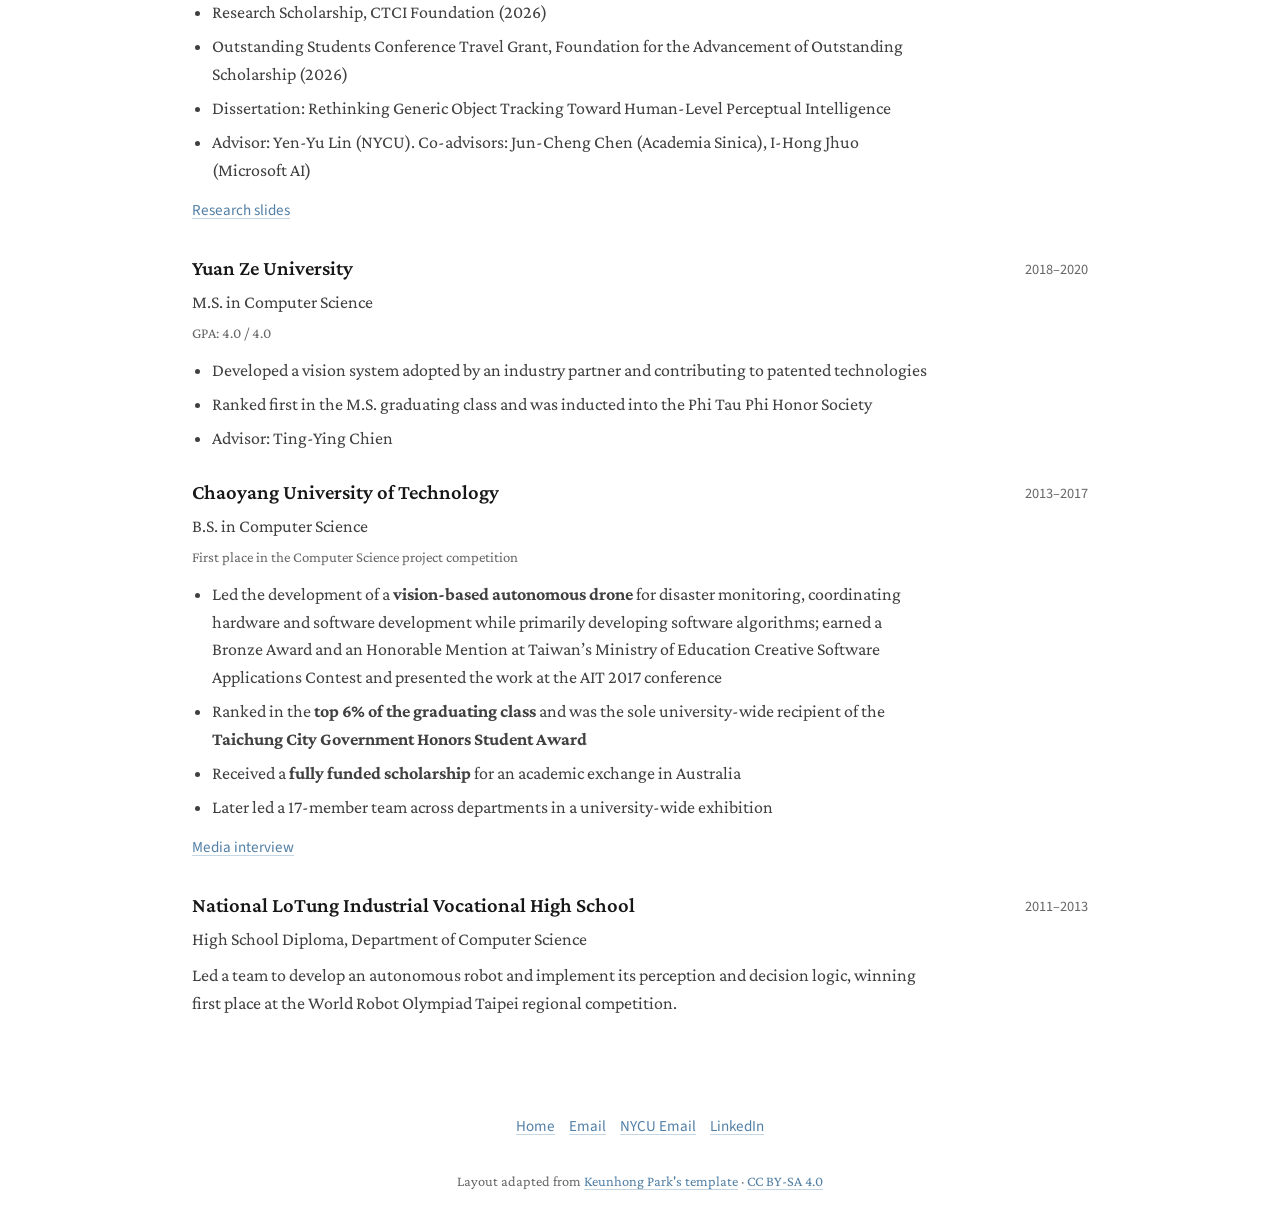
<file: cv/index.html>
<!doctype html>
<html lang="en">
<head>
  <meta charset="utf-8">
  <meta name="viewport" content="width=device-width, initial-scale=1">
  <meta name="theme-color" content="#ffffff">
  <link rel="icon" href="../assets/favicon.svg" type="image/svg+xml">
  <link rel="stylesheet" href="../assets/fonts.css">
  <link rel="stylesheet" href="../styles.css">
  <link rel="stylesheet" href="cv.css">
  <script src="cv.js" defer></script>
  <!-- BEGIN SEARCH METADATA -->
  <title>Curriculum Vitae | Shih-Fang Chen — Computer Vision &amp; Machine Learning</title>
  <meta name="description" content="Shih-Fang Chen’s curriculum vitae: NYCU Ph.D., computer vision and multimodal learning research, ICLR 2026, IEEE TCSVT and TMM, industrial vision systems, and GPU infrastructure.">
  <meta name="robots" content="index, follow, max-image-preview:large">
  <link rel="canonical" href="https://chenshihfang.github.io/cv/">
  <meta property="og:title" content="Curriculum Vitae | Shih-Fang Chen — Computer Vision &amp; Machine Learning">
  <meta property="og:description" content="Shih-Fang Chen’s curriculum vitae: NYCU Ph.D., computer vision and multimodal learning research, ICLR 2026, IEEE TCSVT and TMM, industrial vision systems, and GPU infrastructure.">
  <meta property="og:type" content="profile">
  <meta property="og:site_name" content="Shih-Fang Chen">
  <meta property="og:url" content="https://chenshihfang.github.io/cv/">
  <meta property="og:image" content="https://chenshihfang.github.io/assets/portrait.webp">
  <meta property="og:image:alt" content="Shih-Fang Chen">
  <meta name="twitter:card" content="summary">
  <meta name="twitter:title" content="Curriculum Vitae | Shih-Fang Chen — Computer Vision &amp; Machine Learning">
  <meta name="twitter:description" content="Shih-Fang Chen’s curriculum vitae: NYCU Ph.D., computer vision and multimodal learning research, ICLR 2026, IEEE TCSVT and TMM, industrial vision systems, and GPU infrastructure.">
  <meta name="twitter:image" content="https://chenshihfang.github.io/assets/portrait.webp">
  <script type="application/ld+json">{
  "@context": "https://schema.org",
  "@type": "ProfilePage",
  "url": "https://chenshihfang.github.io/cv/",
  "name": "Curriculum Vitae | Shih-Fang Chen — Computer Vision & Machine Learning",
  "description": "Shih-Fang Chen’s curriculum vitae: NYCU Ph.D., computer vision and multimodal learning research, ICLR 2026, IEEE TCSVT and TMM, industrial vision systems, and GPU infrastructure.",
  "mainEntity": {
    "@type": "Person",
    "@id": "https://chenshihfang.github.io/#person",
    "name": "Shih-Fang Chen",
    "alternateName": [
      "Shih Fang Chen",
      "chenshihfang"
    ],
    "url": "https://chenshihfang.github.io/",
    "image": "https://chenshihfang.github.io/assets/portrait.webp",
    "jobTitle": "Machine Learning and Computer Vision Researcher and Engineer",
    "description": "Ph.D. in Computer Science, researching robust and adaptive visual perception, multimodal learning, spatial intelligence, and vision foundation models.",
    "alumniOf": [
      {
        "@type": "CollegeOrUniversity",
        "name": "National Yang Ming Chiao Tung University"
      },
      {
        "@type": "CollegeOrUniversity",
        "name": "Yuan Ze University"
      },
      {
        "@type": "CollegeOrUniversity",
        "name": "Chaoyang University of Technology"
      }
    ],
    "knowsAbout": [
      "Computer Vision",
      "Machine Learning",
      "Visual & Video Perception",
      "Multimodal Learning",
      "Representation Learning",
      "Self-Supervised Learning",
      "Parameter-Efficient Fine-Tuning (PEFT)",
      "Foundation Models",
      "Foundation Model Post-Training",
      "Test-Time Adaptation",
      "Visual Tracking",
      "Spatial Intelligence",
      "Agentic AI",
      "Model Architecture Design",
      "Vision Foundation Models",
      "Model Editing",
      "Knowledge Distillation",
      "KV Caching",
      "Distributed Training",
      "DP/DDP",
      "DeepSpeed",
      "Activation Checkpointing",
      "Mixed-Precision Training",
      "GPU Memory Optimization",
      "Accuracy & Latency Optimization",
      "Model Benchmarking",
      "PyTorch",
      "NumPy",
      "OpenCV",
      "Python",
      "C++",
      "C",
      "Bash",
      "Linux",
      "Git",
      "GPU Cluster Administration"
    ],
    "sameAs": [
      "https://www.linkedin.com/in/shihfangchen/",
      "https://github.com/chenshihfang",
      "https://scholar.google.com/citations?user=X8uMo8EAAAAJ",
      "https://orcid.org/0000-0002-8438-400X",
      "https://www.cake.me/resumes/shih-fang-chen"
    ]
  }
}</script>
  <!-- END SEARCH METADATA -->
</head>
<body class="cv-document">
  <a class="skip-link" href="#main">Skip to content</a>
  <header class="site-header"><nav aria-label="Main navigation"><a href="../">Home</a><a href="./" aria-current="page">Curriculum Vitae</a><a href="../#publications">Research</a></nav></header>
  <main id="main" class="container cv-page">
    <header class="cv-header">
      <div class="eyebrow">Curriculum Vitae</div>
      <h1>Shih-Fang Chen</h1>
      <p class="cv-role">Machine Learning &amp; Computer Vision Researcher and Engineer</p>
      <p class="cv-summary">Machine learning and computer vision researcher and engineer with a Ph.D. in Computer Science, specializing in adaptive visual and video perception to improve model robustness, generalization, and adaptability in complex, dynamic environments. My expertise spans multimodal learning, foundation model adaptation, and test-time adaptation. I published first-author papers in top-tier ML/CV venues, including ICLR and IEEE Transactions. My experience includes ML model development, pretraining, fine-tuning, and optimization, with industry collaborations delivering vision algorithms and contributing to patented technologies.</p>
      <p class="cv-summary">Currently seeking opportunities in Machine Learning, Computer Vision, and AI, including Research Scientist, Applied Scientist, and ML/CV Engineering roles. Interested in technically challenging AI problems with strong research depth and real-world impact.</p>
      <div class="cv-links"><a href="mailto:shihfang1207@gmail.com">shihfang1207@gmail.com</a><a href="mailto:csf.cs09@nycu.edu.tw">csf.cs09@nycu.edu.tw</a><a href="https://www.linkedin.com/in/shihfangchen/" target="_blank" rel="noopener">LinkedIn</a><a href="https://github.com/chenshihfang" target="_blank" rel="noopener">GitHub</a><a href="https://scholar.google.com/citations?user=X8uMo8EAAAAJ" target="_blank" rel="noopener">Google Scholar</a><a href="https://orcid.org/0000-0002-8438-400X" target="_blank" rel="noopener">ORCID</a></div>
    </header>

    <section id="publications" class="cv-section" aria-labelledby="publications-title">
      <h2 id="publications-title">Selected First-Author Publications</h2>

      <article class="cv-entry cv-paper">
        <div>
          <h3><a href="https://chenshihfang.github.io/GOT-EDIT/" target="_blank" rel="noopener" data-video-src="https://chenshihfang.github.io/GOT-EDIT/demo_A.mp4" data-preview-title="GOT-Edit · Video demo">GOT-Edit: Geometry-Aware Generic Object Tracking via Online Model Editing</a></h3>
          <p class="authors"><strong>Shih-Fang Chen</strong>, Jun-Cheng Chen, I-Hong Jhuo, Yen-Yu Lin</p>
          <p class="venue">International Conference on Learning Representations (ICLR)</p>
          <p>
            Designed a novel multimodal learning framework enabling
            <strong>safer and more reliable cross-modal test-time adaptation of
            video perception models to enhance spatial intelligence and adaptability
            in complex and dynamic environments</strong> via an innovative
            <strong>test-time model editing approach</strong> that integrates
            <strong>3D visual geometry (VGGT/DA3) and 2D semantics (DINO)</strong>.
          </p>
          <div class="paper-links">
            <a href="https://chenshihfang.github.io/GOT-EDIT/" target="_blank" rel="noopener" data-video-src="https://chenshihfang.github.io/GOT-EDIT/demo_A.mp4" data-preview-title="GOT-Edit · Video demo">Project</a>
            <a href="https://openreview.net/forum?id=aVa7etWnwF" target="_blank" rel="noopener">Paper</a>
            <a href="https://github.com/chenshihfang/GOT" target="_blank" rel="noopener">Code</a>
          </div>
        </div>
        <div class="cv-date">2026</div>
      </article>

      <article class="cv-entry cv-paper">
        <div>
          <h3><a href="https://arxiv.org/pdf/2602.14771" target="_blank" rel="noopener">GOT-JEPA: Generic Object Tracking with Model Adaptation and Occlusion Handling using Joint-Embedding Predictive Architecture</a></h3>
          <p class="authors"><strong>Shih-Fang Chen</strong>, Jun-Cheng Chen, I-Hong Jhuo, Yen-Yu Lin</p>
          <p class="venue">IEEE Transactions on Circuits and Systems for Video Technology (TCSVT)</p>
          <p>
            Developed a <strong>self-supervised learning (SSL) pretraining framework</strong>
            extending JEPA to dynamically predict model parameters for
            <strong>test-time adaptation</strong>, improving
            <strong>generalization to unseen targets and environments</strong>;
            leveraged <strong>point tracking</strong> for
            pixel-to-object-level visibility reasoning to improve
            <strong>long-term tracking</strong> under occlusions.
          </p>
          <div class="paper-links">
            <a href="https://arxiv.org/pdf/2602.14771" target="_blank" rel="noopener">PDF</a>
            <a href="https://github.com/chenshihfang/GOT/tree/84e9324317e4afe62c06b2c51a97563f79730a2e" target="_blank" rel="noopener">Code</a>
          </div>
        </div>
        <div class="cv-date">2026</div>
      </article>

      <article class="cv-entry cv-paper">
        <div>
          <h3><a href="https://arxiv.org/pdf/2409.18901" target="_blank" rel="noopener">Improving Visual Object Tracking Through Visual Prompting (PiVOT)</a></h3>
          <p class="authors"><strong>Shih-Fang Chen</strong>, Jun-Cheng Chen, I-Hong Jhuo, Yen-Yu Lin</p>
          <p class="venue">IEEE Transactions on Multimedia (TMM)</p>
          <p>
            Designed an <strong>automated visual prompting framework for adaptive
            target–distractor discrimination at test time</strong>, enabling
            <strong>cross-model collaboration</strong> between <strong>CLIP</strong>
            and the tracker to dynamically leverage zero-shot contrastive knowledge
            for robust tracking in dynamic environments.
          </p>
          <div class="paper-links">
            <a href="https://arxiv.org/pdf/2409.18901" target="_blank" rel="noopener">PDF</a>
            <a href="https://github.com/chenshihfang/GOT/tree/c02e55fb2eeea087806e2f0b8dd75d67dfacd635" target="_blank" rel="noopener">Code</a>
          </div>
        </div>
        <div class="cv-date">2025</div>
      </article>
    </section>

    <section id="service" class="cv-section" aria-labelledby="service-title">
      <h2 id="service-title">Peer Review</h2>
      <article class="cv-entry"><div><h3>Peer Reviewer</h3><p>Reviewed 50+ manuscripts, evaluating originality, methodological soundness, and empirical validity.</p><ul class="review-venues"><li>IEEE Transactions on Pattern Analysis and Machine Intelligence (TPAMI)</li><li>IEEE Transactions on Multimedia (TMM)</li><li>IEEE Transactions on Circuits and Systems for Video Technology (TCSVT)</li><li>International Conference on Learning Representations (ICLR)</li><li>IEEE/CVF Conference on Computer Vision and Pattern Recognition (CVPR)</li></ul></div><div class="cv-date">2025–Present</div></article>
    </section>

    <section id="patents" class="cv-section" aria-labelledby="patents-title">
      <h2 id="patents-title">Patented Technologies</h2>
      <article class="cv-entry"><div><h3>Intelligent Logistics Data Collection System</h3><p>Developed and deployed an industrial computer vision system using image restoration and semantic segmentation for stacked-substrate measurement, automating manual inspection and reducing annual operating costs.</p><p class="venue">Invention patent: TWI802843B (2023)<br>Utility model patent: TW M615811 (2021)</p><div class="paper-links"><a href="https://patents.google.com/patent/TWI802843B/zh" target="_blank" rel="noopener">Invention patent</a><a href="https://patents.google.com/patent/TWM615811U/zh" target="_blank" rel="noopener">Utility model patent</a></div></div><div class="cv-date">2021 / 2023</div></article>
    </section>

    <section id="experience" class="cv-section" aria-labelledby="experience-title">
      <h2 id="experience-title">Work Experience (Research &amp; Engineering)</h2>

      <article class="cv-entry">
        <div>
          <h3>Machine Learning &amp; Computer Vision Researcher</h3>
          <p class="venue">NYCU / Academia Sinica · Ph.D. research fellowship</p>
          <ul>
            <li>Led ML R&amp;D of visual and video perception systems, identifying and addressing key visual tracking challenges to improve model robustness, generalization, and adaptability in complex, dynamic environments
              <ul>
                <li><strong>GOT-Edit:</strong> Designed a multimodal learning framework for safer and more reliable cross-modal test-time adaptation of video perception models via model editing, integrating 3D visual geometry (VGGT/DA3) and 2D semantics (DINO) to enhance spatial intelligence and adaptability</li>
                <li><strong>GOT-JEPA:</strong> Developed a self-supervised learning (SSL) pretraining framework extending JEPA to dynamically predict model parameters for test-time adaptation, improving generalization to unseen targets and environments; leveraged point tracking for pixel-to-object-level visibility reasoning to improve long-term tracking under occlusions</li>
                <li><strong>PiVOT:</strong> Designed an automated visual prompting framework for adaptive target–distractor discrimination at test time, enabling cross-model collaboration between CLIP and the tracker to dynamically leverage zero-shot contrastive knowledge</li>
              </ul>
            </li>
            <li>Built and optimized ML training pipelines for 20M+ video samples and million- to billion-parameter vision models; optimized training and inference via architecture design, DDP/DeepSpeed, mixed precision, activation checkpointing, PEFT, and periodic KV cache updates</li>
            <li>Consistently achieved state-of-the-art tracking performance and strong generalization to unseen and complex environments across studies, validated on 1M+ samples across 7 benchmarks under diverse visual conditions</li>
            <li>Published three first-author papers in top-tier ML/CV venues as the sole student author; open-sourced <a href="https://chenshihfang.github.io/GOT-EDIT/" target="_blank" rel="noopener">models and code</a> and drove weekly technical discussions with researchers from academia and industry (Microsoft AI) to discuss experimental findings and refine research approaches</li>
          </ul>
        </div>
        <div class="cv-date">2021–2026</div>
      </article>

      <article class="cv-entry"><div><h3>HPC GPU System Administrator</h3><p class="venue">Vision and Learning Lab (VLLAB), NYCU and Academia Sinica</p><p>Administered 10 GPU servers supporting 30 users, overseeing system deployment and operations while coordinating shared compute resources across researchers and concurrent lab projects.</p></div><div class="cv-date">2021–2026</div></article>
      <article class="cv-entry"><div><h3>Machine Learning &amp; CV Researcher (Full-time RA)</h3><p class="venue">Department of Electrical Engineering, Yuan Ze University · Full-time</p><ul><li>Led the development of computer vision algorithms for edge AI systems as the sole vision-system developer, covering applications in 3D interaction, pose estimation, and motion analysis</li><li>Delivered vision solutions to industry partners and contributed to research publications</li></ul><div class="paper-links"><a href="https://www.youtube.com/watch?v=kdRU8egUox8" target="_blank" rel="noopener" data-youtube-id="kdRU8egUox8" data-preview-title="3D interaction demo">3D interaction demo</a><a href="https://www.youtube.com/watch?v=kojM4Ia8sjE" target="_blank" rel="noopener" data-youtube-id="kojM4Ia8sjE" data-preview-title="Pitching analysis demo">Pitching analysis demo</a><a href="https://youtu.be/1uSJjntqjGU" target="_blank" rel="noopener" data-youtube-id="1uSJjntqjGU" data-preview-title="Pose training demo">Pose training demo</a><a href="https://www.youtube.com/watch?v=BQn4OWszxgs" target="_blank" rel="noopener" data-youtube-id="BQn4OWszxgs" data-preview-title="Banknote reconstruction demo">Banknote reconstruction demo</a></div></div><div class="cv-date">2020–2021</div></article>
      <article class="cv-entry"><div><h3>Computer Vision Researcher and Engineer (M.S.)</h3><p class="venue">Department of Computer Science, Yuan Ze University · M.S. industry–academia research</p><ul><li>Owned industrial computer vision system development in an industry–academia collaboration, translating industry partner requirements into a research prototype and production-ready system</li><li>Designed a vision system for PCB stacked-substrate counting using image restoration and segmentation, automating manual inspection, reducing annual operating costs, and contributing to patents</li></ul><div class="paper-links"><a href="https://www.youtube.com/watch?v=T8Et8sdLTKc" target="_blank" rel="noopener" data-youtube-id="T8Et8sdLTKc" data-preview-title="Industrial system demo">Industrial system demo</a></div></div><div class="cv-date">2018–2020</div></article>
      <article class="cv-entry"><div><h3>Computer Vision Project Lead &amp; Developer</h3><p class="venue">Department of Computer Science, Chaoyang University of Technology</p><p>Led the development of a vision-based autonomous drone for disaster monitoring, coordinating hardware and software development while primarily developing software algorithms, earning a Bronze Award and an Honorable Mention at Taiwan’s Ministry of Education Creative Software Applications Contest.</p></div><div class="cv-date">2013–2017</div></article>
      <article class="cv-entry"><div><h3>Team Lead &amp; Programmer, Autonomous Robotics</h3><p class="venue">National LoTung Industrial Vocational High School</p><p>Led a student team to develop an autonomous robot and its perception and decision logic, earning first place at the World Robot Olympiad Taipei regional competition.</p></div><div class="cv-date">2011–2013</div></article>
      <article class="cv-entry"><div><h3>Engineering Assistant (Full-Time Summer Intern)</h3><p class="venue">National Center for Traditional Arts</p><p>Collaborated with senior colleagues on engineering activities, gaining experience in a professional environment.</p></div><div class="cv-date">2016</div></article>
    </section>

    <section id="skills" class="cv-section" aria-labelledby="skills-title">
      <h2 id="skills-title">Research Areas, Interests &amp; Technical Skills</h2>
      <div class="skill-row"><div class="skill-label">Research Areas &amp; Interests</div><p>Visual/Video Perception, Multimodal AI, Video Understanding, Spatial Intelligence, Foundation Model Adaptation, Model Training and Optimization, Test-Time Adaptation, World Models</p></div>
      <div class="skill-row"><div class="skill-label">ML &amp; CV</div><p>Model Architecture Design, Vision Foundation Models, Multimodal Learning, Representation Learning, Self-Supervised Learning, Parameter-Efficient Fine-Tuning (PEFT), Test-Time Adaptation, Model Editing, Knowledge Distillation, KV Caching</p></div>
      <div class="skill-row"><div class="skill-label">Training &amp; Scaling</div><p>Distributed Training (DP/DDP, DeepSpeed), Activation Checkpointing, Mixed-Precision Training</p></div>
      <div class="skill-row"><div class="skill-label">Performance &amp; Evaluation</div><p>GPU Memory Optimization, Accuracy &amp; Latency Optimization, Model Benchmarking</p></div>
      <div class="skill-row"><div class="skill-label">Programming &amp; Frameworks</div><p>Python (primary), C++, C, PyTorch, OpenCV</p></div>
      <div class="skill-row"><div class="skill-label">Systems &amp; Infrastructure</div><p>Linux, Git, HPC GPU Cluster Administration</p></div>
      <div class="skill-row"><div class="skill-label">Technical Knowledge</div><p>Quantization, Agent Orchestration, Vision-Language Models (VLMs)</p></div>
    </section>

    <section id="honors" class="cv-section" aria-labelledby="honors-title">
      <h2 id="honors-title">Selected Fellowships, Scholarships &amp; Honors</h2>
      <article class="cv-entry"><div><h3>Doctoral Dissertation Award, Honorable Mention</h3><p>Taiwanese Association for Artificial Intelligence (TAAI)</p></div><div class="cv-date">2026</div></article>
      <article class="cv-entry"><div><h3>Research Scholarship</h3><p>CTCI Foundation Science and Technology Scholarship</p></div><div class="cv-date">2026</div></article>
      <article class="cv-entry"><div><h3>Outstanding Students Conference Travel Grant</h3><p>Foundation for the Advancement of Outstanding Scholarship</p></div><div class="cv-date">2026</div></article>
      <article class="cv-entry"><div><h3>Ph.D. Fellowship</h3><p>Academia Sinica</p></div><div class="cv-date">2022–2026</div></article>
      <article class="cv-entry"><div><h3>Ph.D. Fellowship</h3><p>Foxconn–NYCU Joint Research Center</p></div><div class="cv-date">2021–2022</div></article>
      <article class="cv-entry"><div><h3>Honorary Member</h3><p>Phi Tau Phi Scholastic Honor Society</p></div><div class="cv-date">2020</div></article>
      <article class="cv-entry"><div><h3>ICLR Official Financial Assistance</h3><p>International Conference on Learning Representations</p></div><div class="cv-date">2026</div></article>
      <article class="cv-entry"><div><h3>Graduate Student International Conference Travel Grant</h3><p>National Science and Technology Council</p></div><div class="cv-date">2026</div></article>
      <article class="cv-entry"><div><h3>Honors Student Award</h3><p>Taichung City Government · Sole university-wide recipient</p></div><div class="cv-date">2017</div></article>
      <article class="cv-entry"><div><h3>Fully Funded Scholarship</h3><p>Academic Exchange Program in Australia</p></div><div class="cv-date">2017</div></article>
      <article class="cv-entry"><div><h3>Bronze Award</h3><p>Ministry of Education Creative Software Applications Contest, Taiwan</p></div><div class="cv-date">2017</div></article>
      <article class="cv-entry"><div><h3>Honorable Mention Award</h3><p>Ministry of Education Creative Software Applications Contest, Taiwan</p></div><div class="cv-date">2017</div></article>
      <article class="cv-entry"><div><h3>First Place Award</h3><p>World Robot Olympiad, Taipei Regional Competition</p></div><div class="cv-date">2012</div></article>
    </section>

    <section id="education" class="cv-section" aria-labelledby="education-title">
      <h2 id="education-title">Education</h2>
      <article class="cv-entry"><div><h3>National Yang Ming Chiao Tung University</h3><p>Ph.D. in Computer Science</p><p class="venue">Coursework GPA: 4.24 / 4.3 · Dissertation GPA: 4.3 / 4.3</p><ul><li>Published three first-author papers at ICLR 2026 and in leading IEEE Transactions journals</li><li>Ph.D. Fellowships from Academia Sinica (2022–2026) and Foxconn–NYCU Joint Research Center (2021–2022)</li><li>Doctoral Dissertation Award, Honorable Mention, Taiwanese Association for Artificial Intelligence (2026)</li><li>Research Scholarship, CTCI Foundation (2026)</li><li>Outstanding Students Conference Travel Grant, Foundation for the Advancement of Outstanding Scholarship (2026)</li><li>Dissertation: Rethinking Generic Object Tracking Toward Human-Level Perceptual Intelligence</li><li>Advisor: Yen-Yu Lin (NYCU). Co-advisors: Jun-Cheng Chen (Academia Sinica), I-Hong Jhuo (Microsoft AI)</li></ul><div class="paper-links"><a href="../#research-talk">Research slides</a></div></div><div class="cv-date">2021–2026</div></article>
      <article class="cv-entry"><div><h3>Yuan Ze University</h3><p>M.S. in Computer Science</p><p class="venue">GPA: 4.0 / 4.0</p><ul><li>Developed a vision system adopted by an industry partner and contributing to patented technologies</li><li>Ranked first in the M.S. graduating class and was inducted into the Phi Tau Phi Honor Society</li><li>Advisor: Ting-Ying Chien</li></ul></div><div class="cv-date">2018–2020</div></article>
      <article class="cv-entry">
        <div>
          <h3>Chaoyang University of Technology</h3>
          <p>B.S. in Computer Science</p>
          <p class="venue">First place in the Computer Science project competition</p>
          <ul>
            <li>Led the development of a <strong>vision-based autonomous drone</strong> for disaster monitoring, coordinating hardware and software development while primarily developing software algorithms; earned a Bronze Award and an Honorable Mention at Taiwan’s Ministry of Education Creative Software Applications Contest and presented the work at the AIT 2017 conference</li>
            <li>Ranked in the <strong>top 6% of the graduating class</strong> and was the sole university-wide recipient of the <strong>Taichung City Government Honors Student Award</strong></li>
            <li>Received a <strong>fully funded scholarship</strong> for an academic exchange in Australia</li>
            <li>Later led a 17-member team across departments in a university-wide exhibition</li>
          </ul><div class="paper-links"><a href="https://youtu.be/RdkRZAUH5oo?t=529" target="_blank" rel="noopener">Media interview</a></div>
        </div>
        <div class="cv-date">2013–2017</div>
      </article>
      <article class="cv-entry"><div><h3>National LoTung Industrial Vocational High School</h3><p>High School Diploma, Department of Computer Science</p><p>Led a team to develop an autonomous robot and implement its perception and decision logic, winning first place at the World Robot Olympiad Taipei regional competition.</p></div><div class="cv-date">2011–2013</div></article>
    </section>

  </main>
  <aside id="video-preview" class="cv-video-preview" role="region" aria-label="Video demo preview" hidden>
    <div class="preview-heading"><span id="preview-title">Video demo</span><button id="close-video-preview" type="button" aria-label="Close video preview">×</button></div>
    <div id="preview-media" class="preview-media"></div>
    <div class="preview-footer"><span>Muted preview</span><a id="preview-open-link" href="#experience" target="_blank" rel="noopener">Open demo ↗</a></div>
  </aside>
  <footer class="site-footer container"><div class="cv-links" style="justify-content:center"><a href="../">Home</a><a href="mailto:shihfang1207@gmail.com">Email</a><a href="mailto:csf.cs09@nycu.edu.tw">NYCU Email</a><a href="https://www.linkedin.com/in/shihfangchen/" target="_blank" rel="noopener">LinkedIn</a></div><p style="margin-top:24px">Layout adapted from <a href="https://github.com/keunhong/keunhong.github.io" target="_blank" rel="noopener">Keunhong Park's template</a> · <a href="https://creativecommons.org/licenses/by-sa/4.0/" target="_blank" rel="noopener">CC BY-SA 4.0</a></p></footer>
</body>
</html>
</file>
<file: assets/fonts.css>
@font-face {
  font-family: 'Crimson Pro';
  font-style: normal;
  font-weight: 400;
  font-display: swap;
  src: url(crimson-pro-latin-0.woff2) format('woff2');
  unicode-range: U+0000-00FF, U+0131, U+0152-0153, U+02BB-02BC, U+02C6, U+02DA, U+02DC, U+0304, U+0308, U+0329, U+2000-206F, U+20AC, U+2122, U+2191, U+2193, U+2212, U+2215, U+FEFF, U+FFFD;
}
@font-face {
  font-family: 'Crimson Pro';
  font-style: normal;
  font-weight: 500;
  font-display: swap;
  src: url(crimson-pro-latin-0.woff2) format('woff2');
  unicode-range: U+0000-00FF, U+0131, U+0152-0153, U+02BB-02BC, U+02C6, U+02DA, U+02DC, U+0304, U+0308, U+0329, U+2000-206F, U+20AC, U+2122, U+2191, U+2193, U+2212, U+2215, U+FEFF, U+FFFD;
}
@font-face {
  font-family: 'Crimson Pro';
  font-style: normal;
  font-weight: 600;
  font-display: swap;
  src: url(crimson-pro-latin-0.woff2) format('woff2');
  unicode-range: U+0000-00FF, U+0131, U+0152-0153, U+02BB-02BC, U+02C6, U+02DA, U+02DC, U+0304, U+0308, U+0329, U+2000-206F, U+20AC, U+2122, U+2191, U+2193, U+2212, U+2215, U+FEFF, U+FFFD;
}
@font-face {
  font-family: 'Crimson Pro';
  font-style: normal;
  font-weight: 700;
  font-display: swap;
  src: url(crimson-pro-latin-0.woff2) format('woff2');
  unicode-range: U+0000-00FF, U+0131, U+0152-0153, U+02BB-02BC, U+02C6, U+02DA, U+02DC, U+0304, U+0308, U+0329, U+2000-206F, U+20AC, U+2122, U+2191, U+2193, U+2212, U+2215, U+FEFF, U+FFFD;
}
@font-face {
  font-family: 'Cormorant Garamond';
  font-style: normal;
  font-weight: 400;
  font-display: swap;
  src: url(cormorant-garamond-latin-1.woff2) format('woff2');
  unicode-range: U+0000-00FF, U+0131, U+0152-0153, U+02BB-02BC, U+02C6, U+02DA, U+02DC, U+0304, U+0308, U+0329, U+2000-206F, U+20AC, U+2122, U+2191, U+2193, U+2212, U+2215, U+FEFF, U+FFFD;
}
@font-face {
  font-family: 'Cormorant Garamond';
  font-style: normal;
  font-weight: 500;
  font-display: swap;
  src: url(cormorant-garamond-latin-1.woff2) format('woff2');
  unicode-range: U+0000-00FF, U+0131, U+0152-0153, U+02BB-02BC, U+02C6, U+02DA, U+02DC, U+0304, U+0308, U+0329, U+2000-206F, U+20AC, U+2122, U+2191, U+2193, U+2212, U+2215, U+FEFF, U+FFFD;
}
@font-face {
  font-family: 'Cormorant Garamond';
  font-style: normal;
  font-weight: 600;
  font-display: swap;
  src: url(cormorant-garamond-latin-1.woff2) format('woff2');
  unicode-range: U+0000-00FF, U+0131, U+0152-0153, U+02BB-02BC, U+02C6, U+02DA, U+02DC, U+0304, U+0308, U+0329, U+2000-206F, U+20AC, U+2122, U+2191, U+2193, U+2212, U+2215, U+FEFF, U+FFFD;
}
@font-face {
  font-family: 'Cormorant Garamond';
  font-style: normal;
  font-weight: 700;
  font-display: swap;
  src: url(cormorant-garamond-latin-1.woff2) format('woff2');
  unicode-range: U+0000-00FF, U+0131, U+0152-0153, U+02BB-02BC, U+02C6, U+02DA, U+02DC, U+0304, U+0308, U+0329, U+2000-206F, U+20AC, U+2122, U+2191, U+2193, U+2212, U+2215, U+FEFF, U+FFFD;
}
@font-face {
  font-family: 'Source Sans 3';
  font-style: normal;
  font-weight: 400;
  font-display: swap;
  src: url(source-sans-3-latin-2.woff2) format('woff2');
  unicode-range: U+0000-00FF, U+0131, U+0152-0153, U+02BB-02BC, U+02C6, U+02DA, U+02DC, U+0304, U+0308, U+0329, U+2000-206F, U+20AC, U+2122, U+2191, U+2193, U+2212, U+2215, U+FEFF, U+FFFD;
}
@font-face {
  font-family: 'Source Sans 3';
  font-style: normal;
  font-weight: 500;
  font-display: swap;
  src: url(source-sans-3-latin-2.woff2) format('woff2');
  unicode-range: U+0000-00FF, U+0131, U+0152-0153, U+02BB-02BC, U+02C6, U+02DA, U+02DC, U+0304, U+0308, U+0329, U+2000-206F, U+20AC, U+2122, U+2191, U+2193, U+2212, U+2215, U+FEFF, U+FFFD;
}
@font-face {
  font-family: 'Source Sans 3';
  font-style: normal;
  font-weight: 600;
  font-display: swap;
  src: url(source-sans-3-latin-2.woff2) format('woff2');
  unicode-range: U+0000-00FF, U+0131, U+0152-0153, U+02BB-02BC, U+02C6, U+02DA, U+02DC, U+0304, U+0308, U+0329, U+2000-206F, U+20AC, U+2122, U+2191, U+2193, U+2212, U+2215, U+FEFF, U+FFFD;
}
</file>
<file: styles.css>
/* Adapted from Keunhong Park's academic website design, CC BY-SA 4.0. */
.service .review-venues,.service .recognition-list{margin:15px 0 0;padding-left:20px;color:#404040;line-height:1.55}.service .review-venues li+li,.service .recognition-list li+li{margin-top:7px}
[hidden]{display:none!important}
.publication-image{position:relative;padding:0;cursor:zoom-in;font:inherit;color:#555}
.image-hint{position:absolute;bottom:7px;right:7px;background:rgba(255,255,255,.95);border:1px solid #e4e4df;border-radius:3px;padding:2px 7px;font:400 .65rem/1.5 'Source Sans 3',system-ui,sans-serif}
.lightbox-open{overflow:hidden}
.video-lightbox{width:min(1200px,94vw);max-width:94vw;max-height:92dvh;padding:0;border:1px solid #ddd;border-radius:8px;background:white;box-shadow:0 12px 50px #0003;color:#171717}
.video-lightbox::backdrop{background:rgba(20,20,20,.65)}
.lightbox-toolbar{display:flex;align-items:center;justify-content:space-between;gap:16px;padding:14px 20px;border-bottom:1px solid #e5e5e5}
.lightbox-toolbar h2{font-size:1.3rem;margin:0}
.lightbox-actions{display:flex;gap:8px}
.lightbox-actions button{border:1px solid #ddd;border-radius:4px;background:white;padding:8px 12px;min-height:40px;color:#404040;font:400 .8rem/1.4 'Source Sans 3',system-ui,sans-serif}
.lightbox-viewport{overflow:auto;max-height:calc(92dvh - 77px);min-height:160px;padding:18px;display:flex;flex-direction:column;gap:12px;align-items:center;justify-content:center;overscroll-behavior:contain}
.lightbox-viewport video{display:block;width:100%;max-height:calc(92dvh - 115px);height:auto;object-fit:contain;background:#000}
.lightbox-viewport p:empty{display:none}
.cv-header{padding-block:60px 35px;border-bottom:1px solid #e5e5e5}
.cv-header h1{font-size:2.5rem}
.cv-role{font-size:1.12rem;margin-top:8px}
.cv-summary{max-width:750px;margin-top:21px;line-height:1.6}
.cv-links{display:flex;flex-wrap:wrap;gap:4px 22px;margin-top:19px}
.cv-links a,.cv-download{font:400 .84rem/1.5 'Source Sans 3',system-ui,sans-serif;min-height:30px}
.cv-download{display:inline-flex;align-items:center;gap:6px;margin-top:16px;text-decoration:none}
.cv-outline{display:flex;flex-wrap:wrap;gap:8px 21px;padding-block:24px;font:400 .8rem/1.5 'Source Sans 3',system-ui,sans-serif}
.cv-outline a{text-decoration:none}
.cv-section{padding-block:24px 12px;scroll-margin-top:20px}
.cv-section h2{font-size:1.7rem;margin-bottom:23px}
.cv-entry{display:grid;grid-template-columns:minmax(0,1fr) 132px;gap:25px;margin-bottom:25px}
.cv-entry h3{font-size:1.15rem}
.cv-entry p{margin-top:8px;line-height:1.55}
.cv-entry .venue{margin-top:5px}
.cv-date{text-align:right;color:#666;font:400 .8rem/1.5 'Source Sans 3',system-ui,sans-serif;padding-top:5px}
.cv-entry ul{padding-left:20px;margin:12px 0 0;color:#404040;line-height:1.55}
.cv-entry li+li{margin-top:6px}
.cv-paper h3 a{color:#171717;text-decoration:none}
.cv-paper .authors{margin-top:7px}
.skill-row{display:grid;grid-template-columns:190px minmax(0,1fr);gap:24px;margin-bottom:15px;line-height:1.55}
.skill-label{font-weight:500;color:#171717}
.cv-simple-list{padding-left:20px;color:#404040;margin-top:12px}
.cv-simple-list li+li{margin-top:8px}
@media(max-width:540px){.lightbox-toolbar{padding:12px;gap:7px}.lightbox-toolbar h2{font-size:1.1rem}.lightbox-actions button{font-size:.72rem;padding:7px 8px}.lightbox-viewport{padding:10px}.cv-header{padding-top:38px}.cv-header h1{font-size:2.15rem}.cv-entry{grid-template-columns:1fr;gap:5px}.cv-date{grid-row:1;text-align:left;font-size:.76rem;padding:0}.skill-row{grid-template-columns:1fr;gap:5px}.cv-outline{gap:9px 18px}}
@media print{.cv-outline,.cv-download,.video-lightbox{display:none}.cv-header{padding-top:0}.cv-section{padding-block:12px}.cv-entry{break-inside:avoid}.cv-date{color:#333}}
.slides-placeholder{height:100%;display:flex;flex-direction:column;justify-content:center;align-items:center;padding:26px;gap:22px;background:#fafafa}
.slides-placeholder img{max-height:calc(100% - 70px);object-fit:contain;box-shadow:0 1px 7px #0000000a}
.inline-viewer-button{display:flex;align-items:center;gap:8px;padding:10px 18px;min-height:44px;border:1px solid #d5d5d0;background:#fff;border-radius:5px;color:#404040;font:400 .88rem/1.5 'Source Sans 3',system-ui,sans-serif}
.inline-viewer-button:hover{border-color:#aaa}
.experience-more{display:flex;align-items:center;justify-content:center;width:max-content;min-height:36px;margin:24px 0 0 auto;padding:6px 16px;border:1px solid var(--border);border-radius:4px;background:#fff;color:var(--body);font:400 .8rem/1.4 var(--sans);text-decoration:none}
.experience-more:hover{border-color:#aaa;color:var(--text)}
:root{--surface:#fff;--muted-surface:#faf9f5;--text:#171717;--body:#404040;--muted:#666;--border:#e5e5e5;--serif:'Crimson Pro',Georgia,serif;--display:'Cormorant Garamond',Georgia,serif;--sans:'Source Sans 3',system-ui,sans-serif}
*{box-sizing:border-box}html{scroll-behavior:smooth;scroll-padding-top:32px;font-size:18px;line-height:1.65}body{margin:0;background:var(--surface);color:var(--text);font-family:var(--serif);-webkit-font-smoothing:antialiased}button,a{-webkit-tap-highlight-color:transparent}a{color:var(--muted);text-decoration-color:#d4d4d4;text-decoration-thickness:1px;text-underline-offset:3px;transition:color .15s}a:hover{color:var(--text)}a:focus-visible,button:focus-visible{outline:2px solid #405f80;outline-offset:5px;border-radius:3px}button{font:inherit;cursor:pointer}img{display:block;max-width:100%;height:auto}h1,h2,h3,p{margin:0}h1,h2{font-family:var(--display);font-weight:600;line-height:1.18}h1{font-size:2.15rem;letter-spacing:-.02em}h2{font-size:1.6rem}h3{font-family:var(--serif);font-size:1.14rem;font-weight:600;line-height:1.32}p{color:var(--body)}.container{width:min(100%,960px);margin-inline:auto;padding-inline:32px}.section{padding-block:54px}.section h2{margin-bottom:28px}.icon-definitions{position:absolute;width:0;height:0;overflow:hidden}.icon{width:17px;height:17px;flex-shrink:0;fill:none;stroke:currentColor;stroke-width:1.65;stroke-linecap:round;stroke-linejoin:round;vertical-align:-2px}.sr-only{position:absolute;width:1px;height:1px;padding:0;margin:-1px;overflow:hidden;clip:rect(0,0,0,0);white-space:nowrap;border:0}.skip-link{position:fixed;z-index:20;left:16px;top:-80px;background:white;padding:10px 20px;border:1px solid var(--border)}.skip-link:focus{top:12px}.site-header{padding:25px 20px 0}.site-header nav{display:flex;justify-content:center;gap:30px;font:400 .85rem/1.5 var(--sans)}.site-header a{text-decoration:none;min-height:30px;display:flex;align-items:center}.site-header a[aria-current]{color:var(--text)}.hero{padding-block:65px 58px;display:grid;grid-template-columns:224px minmax(0,1fr);gap:38px;align-items:start}.portrait{width:224px;height:auto;aspect-ratio:274/400;object-fit:contain;margin-top:6px}.bio p{margin-top:16px;line-height:1.62}.bio em{font-style:normal}.profile-links{display:flex;flex-wrap:wrap;gap:10px 20px;margin-top:23px}.profile-links a,.paper-links a,.text-action{display:inline-flex;align-items:center;gap:6px;font:400 .84rem/1.5 var(--sans);text-decoration:none;min-height:30px}.highlights{position:relative;background:linear-gradient(to bottom,#fff 0%,var(--muted-surface) 17%,var(--muted-surface) 85%,#fff 100%)}.eyebrow{font:400 .73rem/1.4 var(--sans);letter-spacing:.02em;color:var(--muted);margin-bottom:6px}.slides-cover{position:relative;aspect-ratio:16/10;display:block;overflow:hidden;background:#f8f8f6}.cover-action{position:absolute;bottom:15px;left:50%;transform:translateX(-50%);display:flex;align-items:center;gap:8px;border:1px solid #deded8;border-radius:20px;background:rgba(255,255,255,.96);color:var(--text);padding:8px 15px;font:500 .8rem/1.4 var(--sans);white-space:nowrap;box-shadow:0 1px 7px #00000008}.slides-cover img,.slides-cover video{display:block;width:100%;height:100%;object-fit:contain;padding:15px;background:white}.slides-cover:hover .cover-action{border-color:#999}.media-status:not(:empty){padding-top:10px}.section-heading{display:flex;justify-content:space-between;align-items:center;gap:20px;margin-bottom:10px}.section-heading h2{margin-bottom:0}#publications{width:min(100%,1100px)}.publication{display:grid;grid-template-columns:minmax(0,2fr) minmax(0,3fr);gap:36px;padding-block:34px}.publication-image{display:flex;align-items:center;justify-content:center;align-self:center;width:100%;height:auto;aspect-ratio:16/9;overflow:hidden;border-radius:7px;background:#fcfcfc;border:1px solid #f0f0f0}.publication-image img,.publication-image video{width:100%;height:100%;object-fit:contain;padding:7px}.publication h3 a{color:var(--text);text-decoration:none}.authors{font-size:.84rem;line-height:1.55;margin-top:8px}.authors strong{font-weight:600;color:var(--text)}.venue{font-size:.82rem;line-height:1.5;color:var(--muted);margin-top:4px}.paper-description{line-height:1.55;margin-top:11px}.paper-links{display:flex;flex-wrap:wrap;gap:6px 20px;margin-top:10px}.section-intro{margin-bottom:22px;margin-top:15px}.slides-viewer{height:600px;background:#f5f5f5;border:1px solid var(--border);border-radius:7px;overflow:hidden}.slides-viewer iframe{display:block;width:100%;height:100%;border:0}.viewer-note{font:400 .77rem/1.5 var(--sans);color:var(--muted);margin-top:12px}.experience-row{display:grid;grid-template-columns:110px minmax(0,1fr);gap:24px;margin-top:28px}.experience-date{font:400 .82rem/1.5 var(--sans);color:var(--muted);padding-top:4px}.experience-row p:not(.venue){line-height:1.55;margin-top:10px}.service{padding-top:30px}.service p+p{margin-top:14px}.contact{padding-block:54px 25px;text-align:center}.contact h2{margin-bottom:16px}.contact p{max-width:560px;margin:auto}.email-link{display:inline-block;margin-top:16px}.site-footer{text-align:center;padding-block:42px 35px}.footer-links{display:flex;justify-content:center;gap:25px;margin-bottom:27px}.footer-links .icon{width:23px;height:23px}.footer-links a{display:flex;align-items:center;justify-content:center;width:32px;height:32px}.site-footer p{font-size:.8rem;color:var(--muted)}.back-top{margin-top:18px;font-size:.73rem}
.doctoral-research {
  display: grid;
  gap: 20px;
}
.research-cover-actions{position:absolute;bottom:15px;left:50%;transform:translateX(-50%);display:flex;align-items:center;gap:8px;max-width:calc(100% - 20px)}
.research-cover-actions .cover-action{position:static;transform:none;flex-shrink:0;text-decoration:none;cursor:pointer}
@media(max-width:360px){.research-cover-actions{gap:6px;bottom:10px}.research-cover-actions .cover-action{padding:7px 10px;font-size:.73rem}}
.doctoral-research,
.doctoral-research-conclusion { margin-top: 16px; }
.doctoral-research .slides-cover {
  border: 1px solid #ecebe7;
  border-radius: 8px;
}
@media (min-width: 768px) {
  .doctoral-research {
    grid-template-columns: minmax(0, 4fr) minmax(0, 5fr);
    align-items: center;
    column-gap: 32px;
  }
}
@media(min-width:1100px){.hero{padding-block:72px 64px}.section{padding-block:60px}}
@media(max-width:767px){.container{padding-inline:24px}.hero{grid-template-columns:1fr;gap:29px;text-align:center;padding-block:49px 42px}.portrait{width:192px;height:auto;margin:0 auto}.bio{max-width:650px;margin:auto}h1{font-size:1.95rem}.profile-links{justify-content:center}.section{padding-block:42px}.publication{grid-template-columns:1fr;gap:22px}.publication-image{width:100%;max-width:400px;justify-self:center}.section-heading .text-action{font-size:.73rem}.slides-viewer{height:520px}.experience-row{grid-template-columns:90px minmax(0,1fr);gap:18px}}
@media(max-width:540px){html{font-size:18px}.container{padding-inline:22px}.hero{padding-top:39px}.bio p{text-align:left}.profile-links{gap:7px 18px}.slides-cover{aspect-ratio:16/9}.publication{grid-template-columns:1fr;gap:18px;padding-block:25px}.publication-image{width:100%;height:auto}.publication-image img,.publication-image video{padding:7px}.publication h3{font-size:1.18rem}.authors,.venue{font-size:.86rem}.section-heading{align-items:baseline;gap:10px}.section-heading .text-action{font-size:.71rem;white-space:nowrap}.section-heading .icon{width:14px;height:14px}.slides-viewer{height:460px}.experience-row{grid-template-columns:1fr;gap:7px;margin-top:29px}.experience-date{font-size:.76rem}.section h2{margin-bottom:23px}.section-heading h2{margin-bottom:0}.contact{padding-block:42px 12px}.site-footer{padding-top:35px}.site-footer p{line-height:1.6}}
@media(prefers-reduced-motion:reduce){html{scroll-behavior:auto}*,*::before,*::after{transition:none!important}}
@media print{.site-header,.highlights,.slides-viewer,.viewer-note,.site-footer,.contact{display:none}.section,.hero{padding-block:15px}.container{width:100%;padding:0}a{color:inherit;text-decoration:none}.publication,.experience-row{break-inside:avoid}}
</file>
<file: cv/cv.css>
body.cv-document a:not(.skip-link){background:transparent;color:#527fa5;text-decoration:underline;text-decoration-color:#c5d7e5;text-decoration-thickness:1px;text-underline-offset:3px;border-radius:0;padding:0}
body.cv-document a:not(.skip-link):hover{background:transparent;color:#315f86;text-decoration-color:currentColor}
.cv-outline{gap:9px 14px}
.cv-links{gap:9px 14px}
.cv-page .paper-links{gap:8px 12px}
.cv-page .paper-links a{padding:0;min-height:34px;display:inline-flex;align-items:center}
.cv-page .cv-paper h3{line-height:1.4}
.cv-page .cv-paper h3 a{padding:0}
a[data-video-src],a[data-youtube-id]{position:relative}
.paper-links a[data-video-src]::after,.paper-links a[data-youtube-id]::after{content:'\00a0▷';font-size:.82em}
.cv-video-preview{position:fixed;z-index:50;width:min(420px,calc(100vw - 24px));background:#fff;border:1px solid #dedede;border-radius:8px;box-shadow:0 8px 30px #0002;overflow:hidden;color:#404040}
.preview-heading{display:flex;align-items:center;justify-content:space-between;gap:10px;padding:9px 12px;font:500 .84rem/1.4 var(--sans)}
.preview-heading button{background:transparent;color:#666;border:0;font:400 1.1rem/1 var(--sans);width:30px;height:30px;border-radius:4px}
.preview-heading button:hover{background:#f3f3f3}
.preview-media{aspect-ratio:16/9;background:#111}
.preview-media video,.preview-media iframe{display:block;width:100%;height:100%;border:0;object-fit:contain}
.preview-footer{display:flex;align-items:center;justify-content:space-between;gap:12px;padding:9px 12px;font:400 .73rem/1.5 var(--sans)}
.preview-footer>span{color:#666}
.review-venues{margin:12px 0 0;padding-left:20px;color:#404040;line-height:1.55}
.review-venues li+li{margin-top:7px}
@media(max-width:540px){.cv-page .cv-paper h3{font-size:1.12rem}.cv-video-preview{width:calc(100vw - 24px)}}
@media print{body.cv-document a:not(.skip-link){background:none;color:inherit;padding:0}.cv-video-preview{display:none!important}}
</file>
